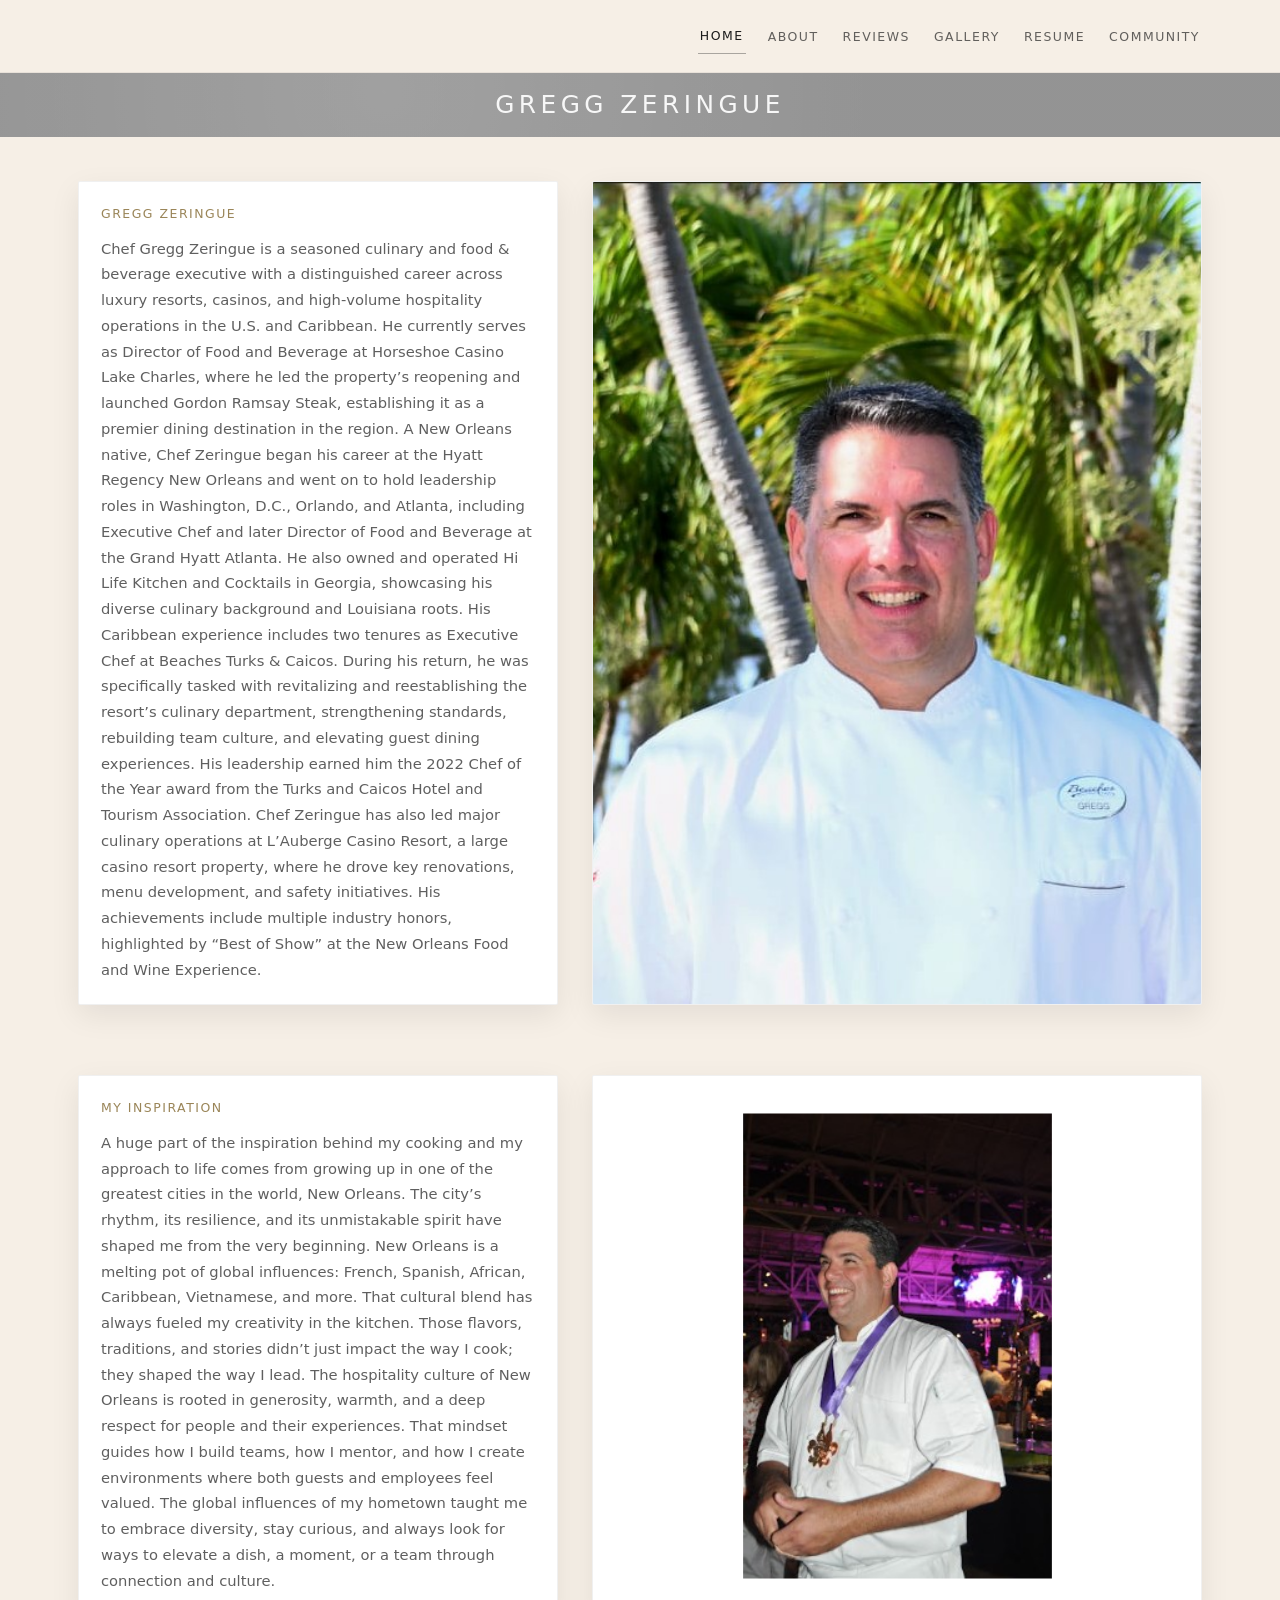
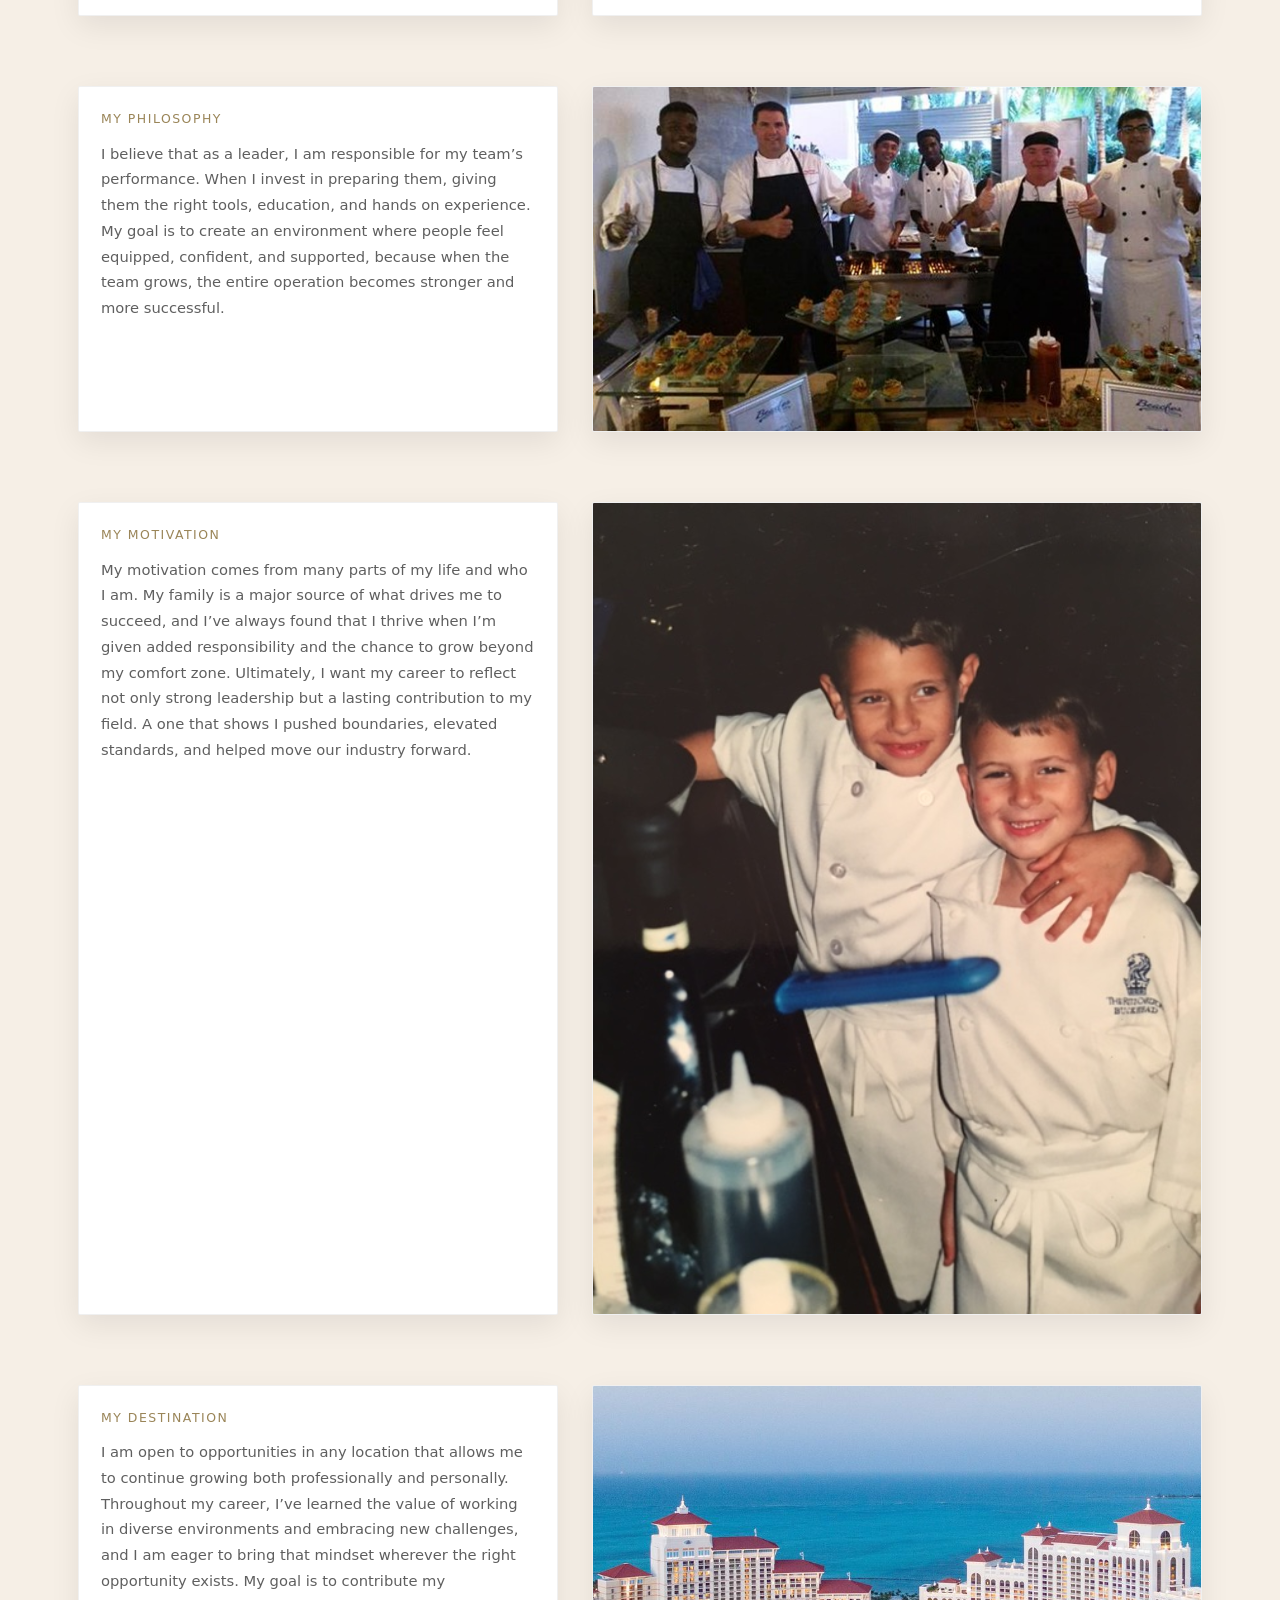
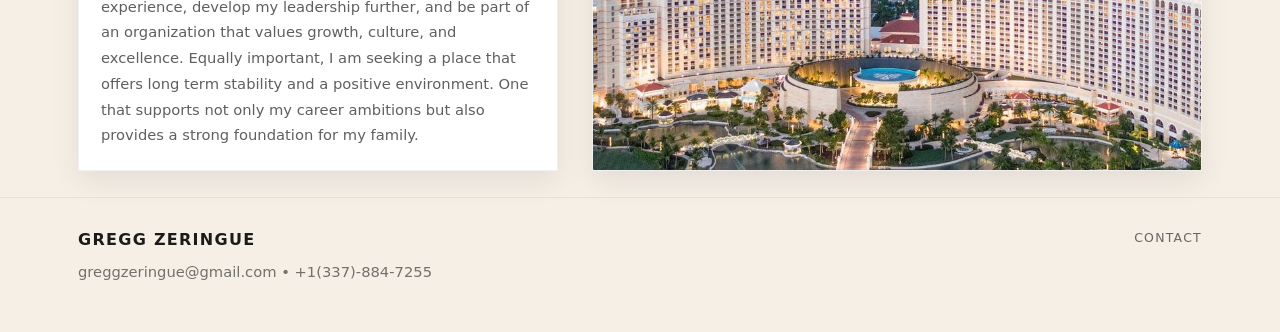
<file: index.html>
<!doctype html>
<html lang="en">
<head>
  <meta charset="utf-8" />
  <meta name="viewport" content="width=device-width, initial-scale=1" />
  <title>Gregg Zeringue | Home</title>
  <link rel="stylesheet" href="assets/style.css" />
</head>

<body>
  <header class="topbar" role="banner">
    <div class="topbar-inner">
      <a class="brand" href="index.html" aria-label="Home">
        <div class="logo" aria-hidden="true">
          <!-- Use an image logo if you want -->
          <!--img src="assets/images/logo.jpg" alt="Brand logo" class="logo-img"-->

        </div>
      </a>

      <button class="nav-toggle" type="button" aria-label="Open menu" aria-expanded="false" aria-controls="primaryNav">
        <span></span><span></span><span></span>
      </button>

      <nav id="primaryNav" class="nav" aria-label="Primary">
        <a href="index.html" class="navlink active" aria-current="page">Home</a>
        <a href="about.html" class="navlink">About</a>
        <a href="reviews.html" class="navlink">Reviews</a>
        <a href="gallery.html" class="navlink">Gallery</a>
        <a href="resume.html" class="navlink">Resume</a>
        <a href="community.html" class="navlink">Community</a>
      </nav>
    </div>
  </header>

  <main>
    <!-- HERO -->
    <section class="hero" aria-label="Hero">
      <div class="hero-media" role="img" aria-label="Hero image placeholder" >
        <div class="hero-overlay" >
          <h1 class="hero-title">GREGG ZERINGUE</h1>
        </div>
      </div>
    </section>

    <!-- FEATURE -->
    <section class="feature" aria-label="Feature section">
      <div class="wrap">
        <div class="feature-inner">
          <article class="feature-text card">
            <p class="eyebrow">Gregg Zeringue</p>
            <p class="feature-body">
Chef Gregg Zeringue is a seasoned culinary and food & beverage executive with a distinguished career across luxury resorts, casinos, and high‑volume hospitality operations in the U.S. and Caribbean. He currently serves as Director of Food and Beverage at Horseshoe Casino Lake Charles, where he led the property’s reopening and launched Gordon Ramsay Steak, establishing it as a premier dining destination in the region.
A New Orleans native, Chef Zeringue began his career at the Hyatt Regency New Orleans and went on to hold leadership roles in Washington, D.C., Orlando, and Atlanta, including Executive Chef and later Director of Food and Beverage at the Grand Hyatt Atlanta. He also owned and operated Hi Life Kitchen and Cocktails in Georgia, showcasing his diverse culinary background and Louisiana roots.
His Caribbean experience includes two tenures as Executive Chef at Beaches Turks & Caicos. During his return, he was specifically tasked with revitalizing and reestablishing the resort’s culinary department, strengthening standards, rebuilding team culture, and elevating guest dining experiences. His leadership earned him the 2022 Chef of the Year award from the Turks and Caicos Hotel and Tourism Association.
Chef Zeringue has also led major culinary operations at L’Auberge Casino Resort, a large casino resort property, where he drove key renovations, menu development, and safety initiatives. His achievements include multiple industry honors, highlighted by “Best of Show” at the New Orleans Food and Wine Experience.            </p>
          </article>

          <div class="feature-image card">
            <!-- Replace with your own image -->
            <img src="assets/images/GreggHeader.JPG" alt="Feature image" class="img-fill" />
          </div>
        </div>
      </div>
    </section>

    <section class="feature" aria-label="Feature section">
      <div class="wrap">
        <div class="feature-inner">
          <article class="feature-text card">
            <p class="eyebrow">My Inspiration</p>
            <p class="feature-body">

A huge part of the inspiration behind my cooking and my approach to life comes from growing up in one of the greatest cities in the world, New Orleans. The city’s rhythm, its resilience, and its unmistakable spirit have shaped me from the very beginning. New Orleans is a melting pot of global influences: French, Spanish, African, Caribbean, Vietnamese, and more. That cultural blend has always fueled my creativity in the kitchen.
Those flavors, traditions, and stories didn’t just impact the way I cook; they shaped the way I lead. The hospitality culture of New Orleans is rooted in generosity, warmth, and a deep respect for people and their experiences. That mindset guides how I build teams, how I mentor, and how I create environments where both guests and employees feel valued. The global influences of my hometown taught me to embrace diversity, stay curious, and always look for ways to elevate a dish, a moment, or a team through connection and culture.            </p>
          </article>

          <div class="feature-image card"
     style="display:flex; align-items:center; justify-content:center;">
  <img
    src="assets/images/Gregg 2.jpg"
    alt="Feature image"
    style="transform: scale(1.25); object-position: center 0%;"
  />
</div>

        </div>
      </div>
    </section>

    <section class="feature" aria-label="Feature section">
      <div class="wrap">
        <div class="feature-inner">
          <article class="feature-text card">
            <p class="eyebrow">My Philosophy</p>
            <p class="feature-body">
I believe that as a leader, I am responsible for my team’s performance. When I invest in preparing them, giving them the right tools, education, and hands on experience. My goal is to create an environment where people feel equipped, confident, and supported, because when the team grows, the entire operation becomes stronger and more successful.            </p>
          </article>

          <div class="feature-image card">
            <!-- Replace with your own image -->
            <img src="assets/images/Gregg_and_beaches_chef_team.jpg" alt="Feature image" class="img-fill" />
          </div>
        </div>
      </div>
    </section>

    <section class="feature" aria-label="Feature section">
      <div class="wrap">
        <div class="feature-inner">
          <article class="feature-text card">
            <p class="eyebrow">My Motivation</p>
            <p class="feature-body">
My motivation comes from many parts of my life and who I am. My family is a major source of what drives me to succeed, and I’ve always found that I thrive when I’m given added responsibility and the chance to grow beyond my comfort zone. Ultimately, I want my career to reflect not only strong leadership but a lasting contribution to my field. A one that shows I pushed boundaries, elevated standards, and helped move our industry forward.          </article>

          <div class="feature-image card">
            <!-- Replace with your own image -->
            <img src="assets/images/Gage_and_Gard_1.JPG" alt="Feature image" class="img-fill" />
          </div>
        </div>
      </div>
    </section>

    <section class="feature" aria-label="Feature section">
      <div class="wrap">
        <div class="feature-inner">
          <article class="feature-text card">
            <p class="eyebrow">My Destination</p>
            <p class="feature-body">
I am open to opportunities in any location that allows me to continue growing both professionally and personally. Throughout my career, I’ve learned the value of working in diverse environments and embracing new challenges, and I am eager to bring that mindset wherever the right opportunity exists. My goal is to contribute my experience, develop my leadership further, and be part of an organization that values growth, culture, and excellence. Equally important, I am seeking a place that offers long term stability and a positive environment. One that supports not only my career ambitions but also provides a strong foundation for my family. </article> 
          <div class="feature-image card">
            <!-- Replace with your own image -->
            <img src="assets/images/bahaMar_1.jpg" alt="Feature image" class="img-fill" />
          </div>
        </div>
      </div>
    </section>
    <footer class="footer" role="contentinfo">
      <div class="wrap footer-inner">
        <div class="footer-left">
          <div class="footer-brand">GREGG ZERINGUE</div>
          <div class="footer-muted">greggzeringue@gmail.com • +1(337)-884-7255</div>
        </div>
        <div class="footer-right">
          <a href="#"></a>
          <a href="#"></a>
          <a href="contact.html">Contact</a>
        </div>
      </div>
    </footer>
  </main>

  <script src="assets/app.js"></script>
</body>
</html>
</file>
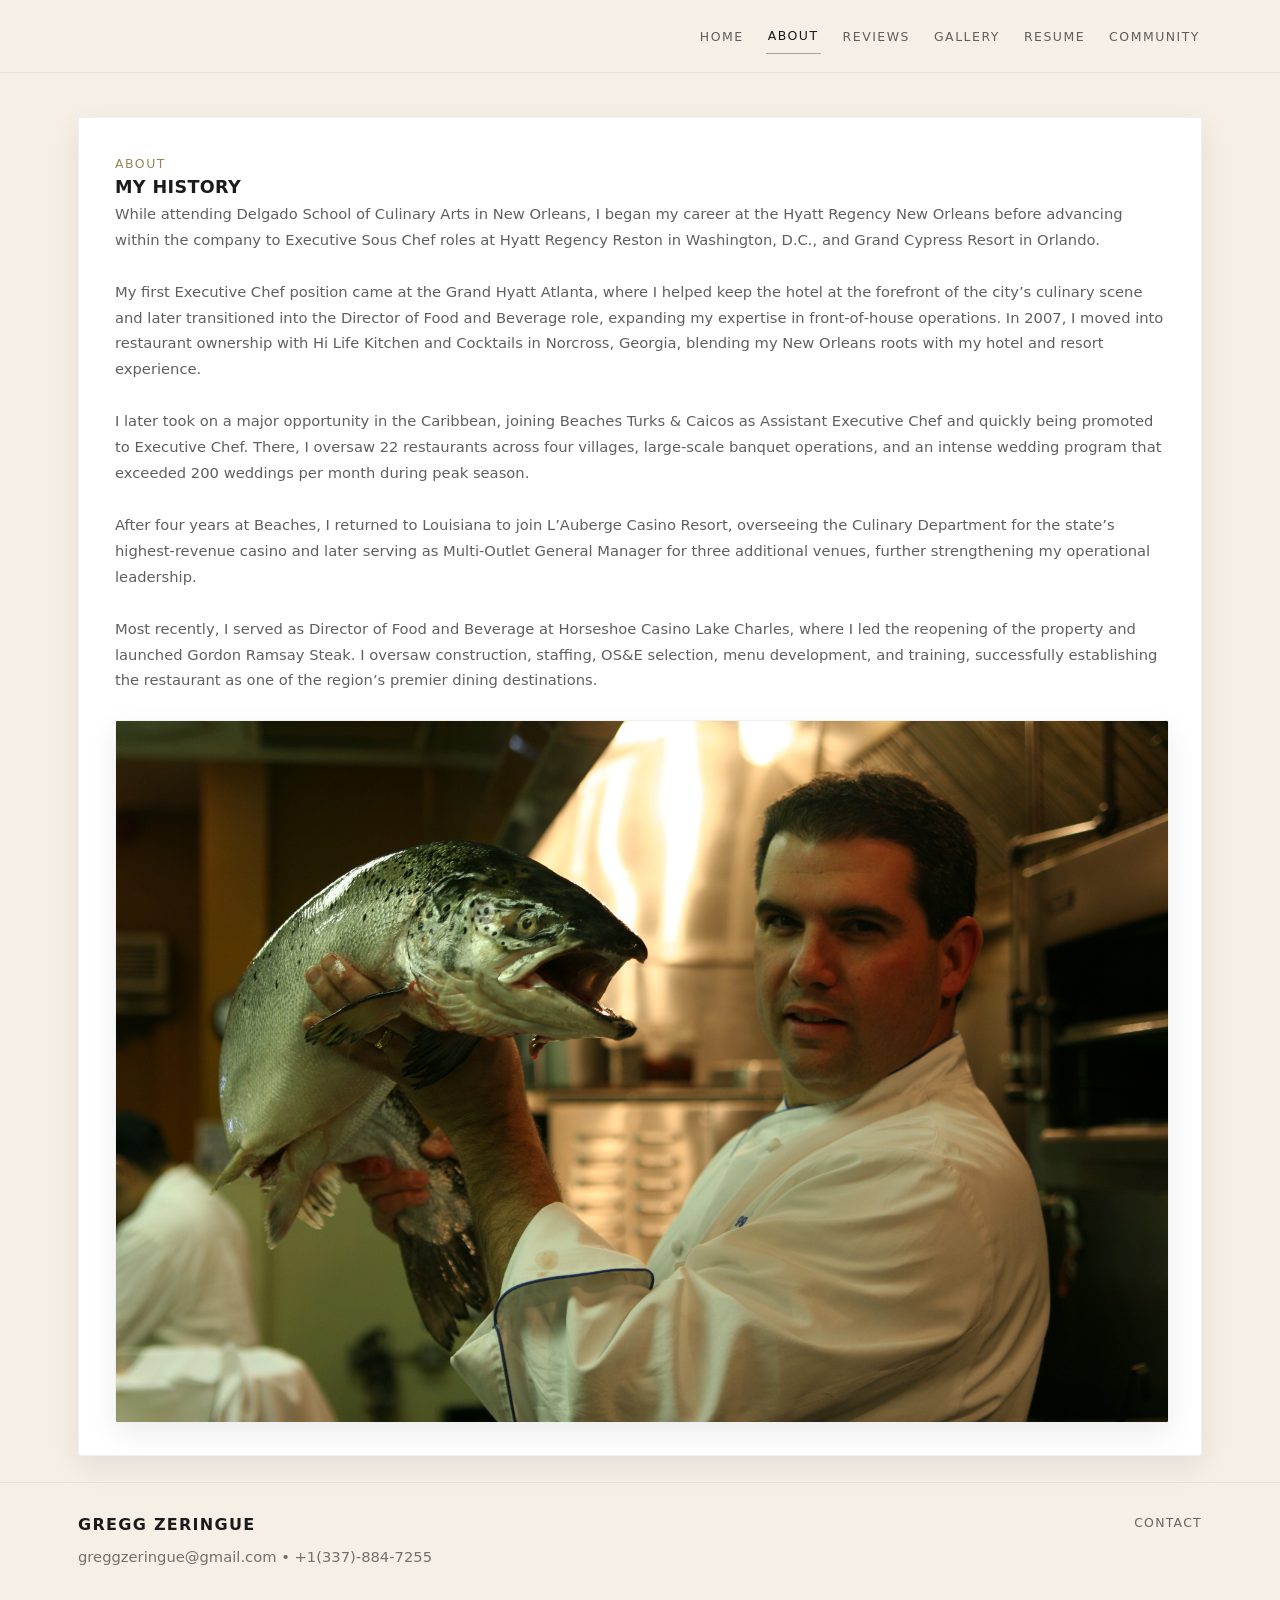
<file: about.html>
<!doctype html>
<html lang="en">
<head>
  <meta charset="utf-8" />
  <meta name="viewport" content="width=device-width, initial-scale=1" />
  <title>Gregg Zeringue | About</title>
  <link rel="stylesheet" href="assets/style.css" />
</head>

<body>
  <header class="topbar" role="banner">
    <div class="topbar-inner">
      <a class="brand" href="index.html" aria-label="Home">
        <div class="logo" aria-hidden="true">
          
        </div>
      </a>

      <button class="nav-toggle" type="button" aria-label="Open menu" aria-expanded="false" aria-controls="primaryNav">
        <span></span><span></span><span></span>
      </button>

      <nav id="primaryNav" class="nav" aria-label="Primary">
        <a href="index.html" class="navlink">Home</a>
        <a href="about.html" class="navlink active" aria-current="page">About</a>
        <a href="reviews.html" class="navlink">Reviews</a>
        <a href="gallery.html" class="navlink">Gallery</a>
        <a href="resume.html" class="navlink">Resume</a>
        <a href="community.html" class="navlink">Community</a>

      </nav>
    </div>
  </header>

  <main>
    <section class="feature" aria-label="About content">
      <div class="wrap">
        <div class="card inset">
          <p class="eyebrow">ABOUT</p>
          <h2 class="feature-title">MY HISTORY</h2>
          <p class="feature-body" style="margin-bottom: 1.8em;">
While attending Delgado School of Culinary Arts in New Orleans, I began my career at the Hyatt Regency New Orleans before advancing within the company to Executive Sous Chef roles at Hyatt Regency Reston in Washington, D.C., and Grand Cypress Resort in Orlando.          </p>
          <p class="feature-body" style="margin-bottom: 1.8em;">
My first Executive Chef position came at the Grand Hyatt Atlanta, where I helped keep the hotel at the forefront of the city’s culinary scene and later transitioned into the Director of Food and Beverage role, expanding my expertise in front‑of‑house operations. In 2007, I moved into restaurant ownership with Hi Life Kitchen and Cocktails in Norcross, Georgia, blending my New Orleans roots with my hotel and resort experience.          </p>
          <p class="feature-body" style="margin-bottom: 1.8em;">
I later took on a major opportunity in the Caribbean, joining Beaches Turks & Caicos as Assistant Executive Chef and quickly being promoted to Executive Chef. There, I oversaw 22 restaurants across four villages, large‑scale banquet operations, and an intense wedding program that exceeded 200 weddings per month during peak season.          </p>
        <p class="feature-body" style="margin-bottom: 1.8em;">
After four years at Beaches, I returned to Louisiana to join L’Auberge Casino Resort, overseeing the Culinary Department for the state’s highest‑revenue casino and later serving as Multi‑Outlet General Manager for three additional venues, further strengthening my operational leadership.          
        <p class="feature-body" style="margin-bottom: 1.8em;">
Most recently, I served as Director of Food and Beverage at Horseshoe Casino Lake Charles, where I led the reopening of the property and launched Gordon Ramsay Steak. I oversaw construction, staffing, OS&E selection, menu development, and training, successfully establishing the restaurant as one of the region’s premier dining destinations.        
        
        <div class="feature-image card">
            <!-- Replace with your own image -->
            <img src="assets/images/GreggFish.JPG" alt="Feature image" class="img-fill" />
          </div>

        
        </div>
      </div>
    </section>
</div>


    <footer class="footer" role="contentinfo">
      <div class="wrap footer-inner">
        <div class="footer-left">
          <div class="footer-brand">GREGG ZERINGUE</div>
          <div class="footer-muted">greggzeringue@gmail.com • +1(337)-884-7255</div>
        </div>
        <div class="footer-right">
          <a href="#"></a>
          <a href="#"></a>
          <a href="contact.html">Contact</a>
        </div>
      </div>
    </footer>
  </main>

  <script src="assets/app.js"></script>
</body>
</html>
</file>
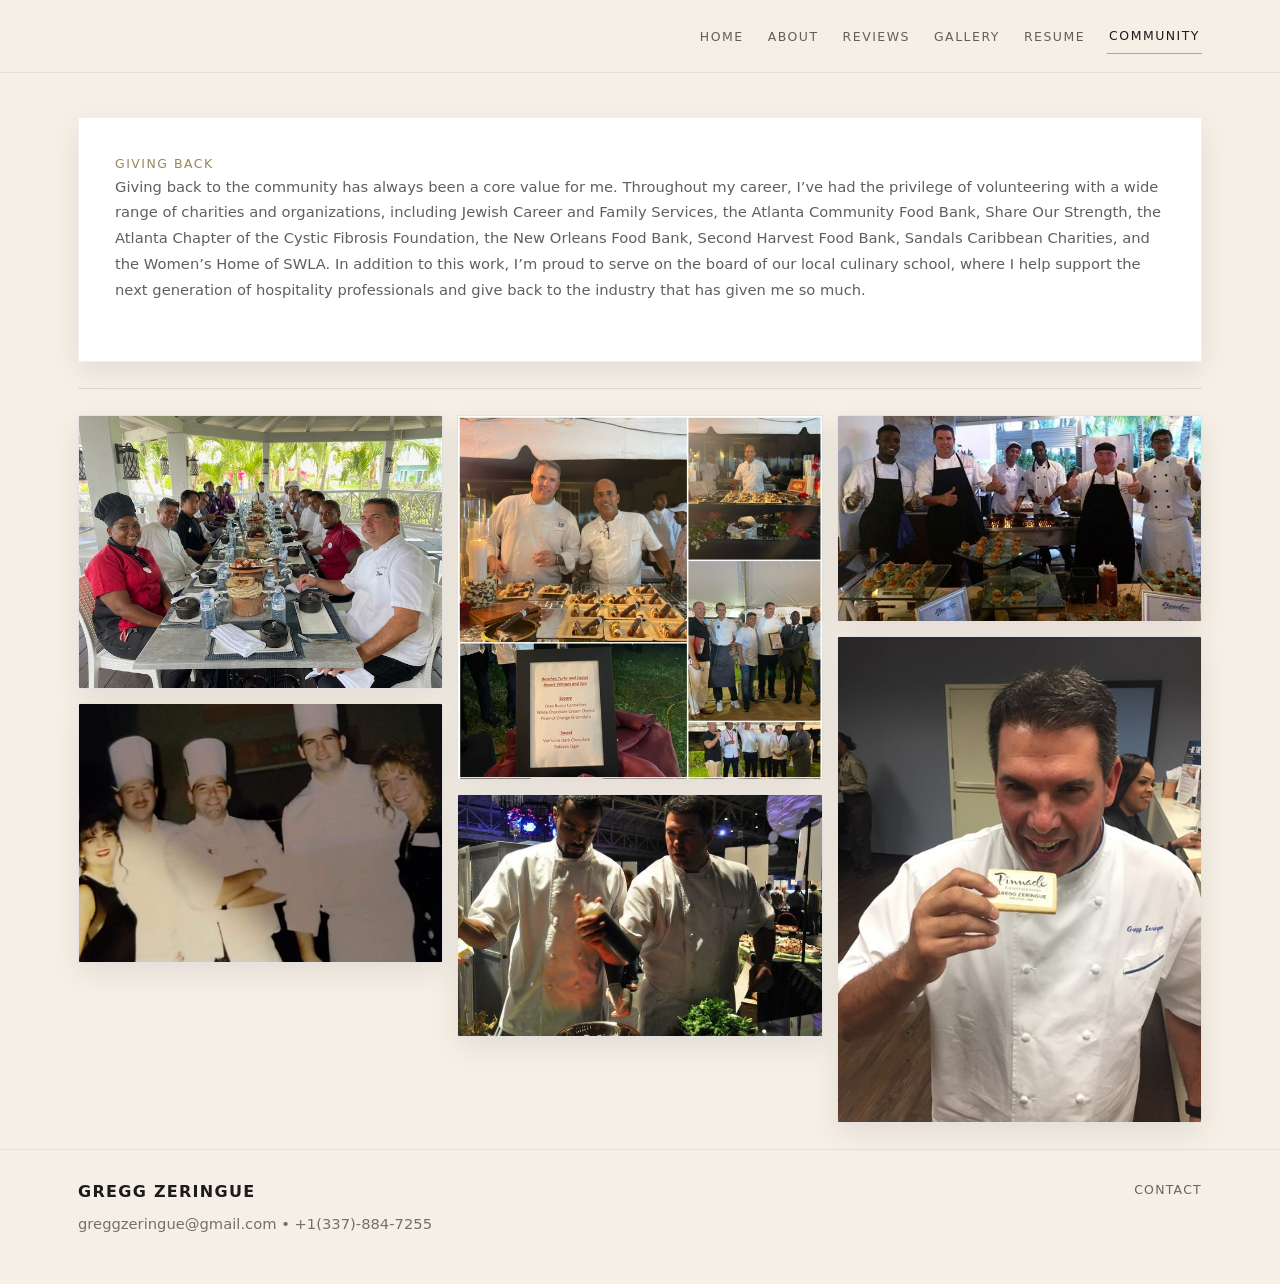
<file: community.html>
<!doctype html>
<html lang="en">
<head>
  <meta charset="utf-8" />
  <meta name="viewport" content="width=device-width, initial-scale=1" />
  <title>Gregg Zeringue | About</title>
  <link rel="stylesheet" href="assets/style.css" />
</head>

<body>
  <header class="topbar" role="banner">
    <div class="topbar-inner">
      <a class="brand" href="index.html" aria-label="Home">
        <div class="logo" aria-hidden="true">
          
        </div>
      </a>

      <button class="nav-toggle" type="button" aria-label="Open menu" aria-expanded="false" aria-controls="primaryNav">
        <span></span><span></span><span></span>
      </button>

      <nav id="primaryNav" class="nav" aria-label="Primary">
        <a href="index.html" class="navlink">Home</a>
        <a href="about.html" class="navlink" aria-current="page">About</a>
        <a href="reviews.html" class="navlink">Reviews</a>
        <a href="gallery.html" class="navlink">Gallery</a>
        <a href="resume.html" class="navlink">Resume</a>
        <a href="community.html" class="navlink active">Community</a>

      </nav>
    </div>
  </header>

  <main>
    <section class="feature" aria-label="About content">
      <div class="wrap">
        <div class="card inset">
          <p class="eyebrow">GIVING BACK</p>
          <p class="feature-body" style="margin-bottom: 1.8em;">
Giving back to the community has always been a core value for me. Throughout my career, I’ve had the privilege of volunteering with a wide range of charities and organizations, including Jewish Career and Family Services, the Atlanta Community Food Bank, Share Our Strength, the Atlanta Chapter of the Cystic Fibrosis Foundation, the New Orleans Food Bank, Second Harvest Food Bank, Sandals Caribbean Charities, and the Women’s Home of SWLA. In addition to this work, I’m proud to serve on the board of our local culinary school, where I help support the next generation of hospitality professionals and give back to the industry that has given me so much.
          </p>  

        <!-- SECTION 1 -->
   

    </div>
      <hr class="masonry-divider" />

        <!-- SECTION 1 -->

           <div class="masonry masonry-3">
              <figure class="masonry-item">
                <img src="assets/images/coworkers2.jpeg" alt="Section one image 1" loading="lazy" data-lightbox/>
              </figure>
              <figure class="masonry-item">
                <img src="assets/images/coworkers4.JPG" alt="Section one image 2" loading="lazy" data-lightbox/>
              </figure>
              <figure class="masonry-item">
                <img src="assets/images/coworkers1.JPG" alt="Section one image 3" loading="lazy" data-lightbox/>
              </figure>
              <figure class="masonry-item">
                <img src="assets/images/coworkers3.JPG" alt="Section one image 4" loading="lazy" data-lightbox/>
              </figure>
              <figure class="masonry-item">
                <img src="assets/images/Gregg_and_beaches_chef_team.jpg" alt="Section one image 5" loading="lazy" data-lightbox/>
              </figure>
              <figure class="masonry-item">
                <img src="assets/images/Gregg_4.jpg" alt="Section one image 6" loading="lazy" data-lightbox/>
              </figure>
            </div>

      </div>
    </section>
</div>


    <footer class="footer" role="contentinfo">
      <div class="wrap footer-inner">
        <div class="footer-left">
          <div class="footer-brand">GREGG ZERINGUE</div>
          <div class="footer-muted">greggzeringue@gmail.com • +1(337)-884-7255</div>
        </div>
        <div class="footer-right">
          <a href="#"></a>
          <a href="#"></a>
          <a href="contact.html">Contact</a>
        </div>
      </div>
    </footer>
  </main>

  <script src="assets/app.js"></script>
</body>
</html>
</file>
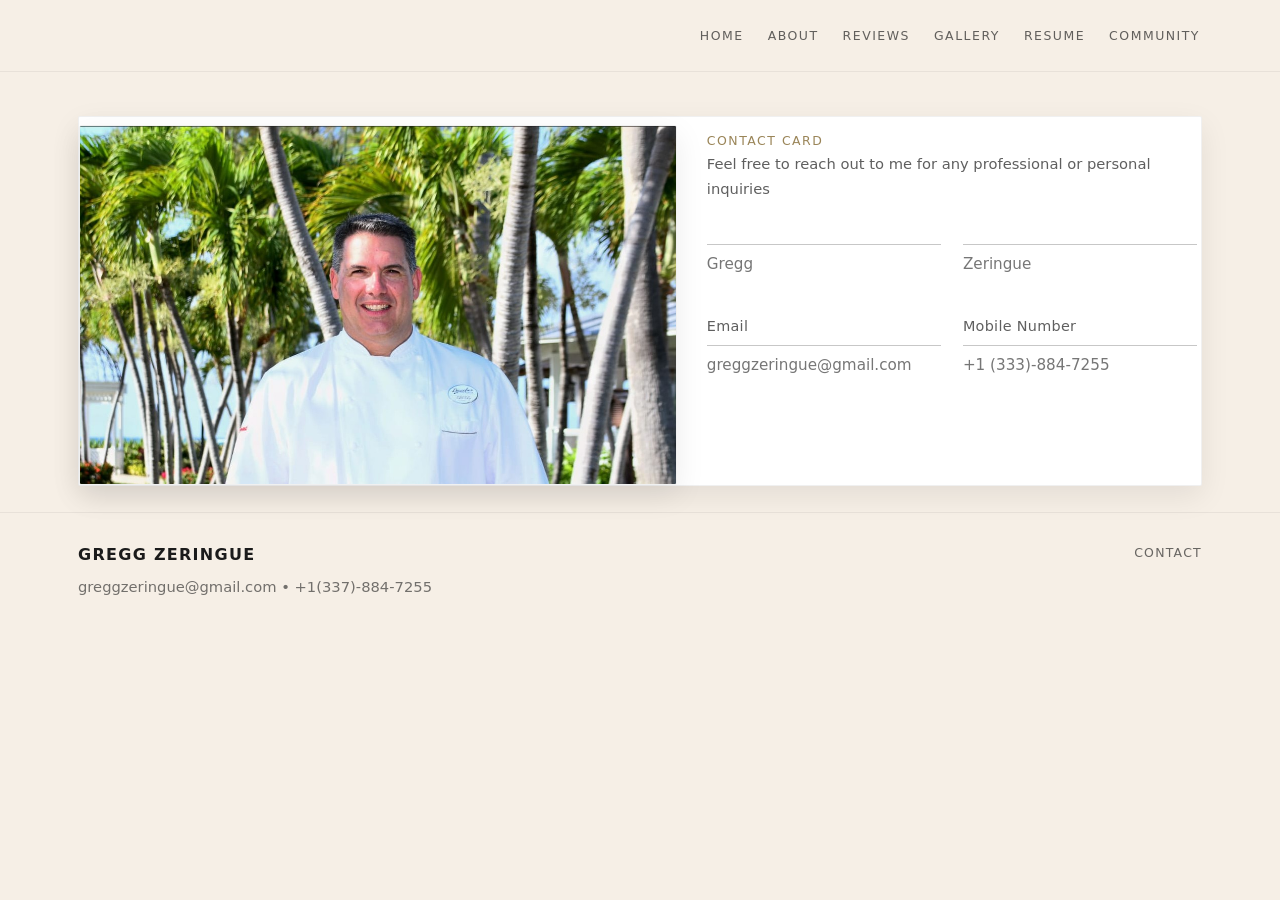
<file: contact.html>
<!doctype html>
<html lang="en">
<head>
  <meta charset="utf-8" />
  <meta name="viewport" content="width=device-width, initial-scale=1" />
  <title>Gregg Zeringue | Contact</title>
  <link rel="stylesheet" href="assets/style.css" />
</head>

<body>
  <!-- ================= HEADER ================= -->
  <header class="topbar" role="banner">
    <div class="topbar-inner">
      <a class="brand" href="index.html" aria-label="Home">
        <div class="logo" aria-hidden="true">
          
        </div>
      </a>

      <button class="nav-toggle" type="button"
        aria-label="Open menu"
        aria-expanded="false"
        aria-controls="primaryNav">
        <span></span><span></span><span></span>
      </button>

      <nav id="primaryNav" class="nav" aria-label="Primary">
        <a href="index.html" class="navlink">Home</a>
        <a href="about.html" class="navlink">About</a>
        <a href="reviews.html" class="navlink">Reviews</a>
        <a href="gallery.html" class="navlink">Gallery</a>
        <a href="resume.html" class="navlink">Resume</a>
        <a href="community.html" class="navlink">Community</a>

      </nav>
    </div>
  </header>

  <!-- ================= MAIN ================= -->
  <main>
    <section class="feature" aria-label="Contact">
      <div class="wrap">
        <div class="card section-card">

          <div class="contact-layout">
            <!-- LEFT IMAGE -->
            <div class="contact-image" role="img" aria-label="Contact image placeholder">
              <img
                src="assets/images/GreggHeader.JPG"
                alt="Contact image"
                class="contact-img"
                loading="lazy"
              />
            </div>

            <!-- RIGHT CONTENT -->
            <div class="contact-content">
              <p class="eyebrow">CONTACT CARD</p>

              <p class="feature-body">
                Feel free to reach out to me for any professional or personal inquiries
              </p>

              <!-- “Fake form” with text rows -->
              <div class="fake-form" aria-label="Contact details placeholders">
                <div class="fake-row two-col">
                  

                <div class="fake-row">
                  <div class="fake-field">
                    <div class="fake-label"></div>
                    <div class="fake-line"></div>
                    <div class="fake-value">Gregg</div>
                  </div>
                </div>

                <div class="fake-row">
                  <div class="fake-field">
                    <div class="fake-label"></div>
                    <div class="fake-line"></div>
                    <div class="fake-value">Zeringue</div>
                  </div>
                </div>

                <div class="fake-row">
                  <div class="fake-field">
                    <div class="fake-label">Email</div>
                    <div class="fake-line"></div>
                    <div class="fake-value">greggzeringue@gmail.com</div>
                  </div>
                </div>

                <div class="fake-row">
                  <div class="fake-field">
                    <div class="fake-label">Mobile Number</div>
                    <div class="fake-line"></div>
                    <div class="fake-value">+1 (333)-884-7255</div>
                  </div>
                </div>

              </div>
            </div>
          </div>

        </div>
      </div>
    </section>

    <!-- ================= FOOTER ================= -->
    <footer class="footer" role="contentinfo">
      <div class="wrap footer-inner">
        <div class="footer-left">
          <div class="footer-brand">GREGG ZERINGUE</div>
          <div class="footer-muted">greggzeringue@gmail.com • +1(337)-884-7255</div>
        </div>
        <div class="footer-right">
          <a href="#"></a>
          <a href="#"></a>
          <a href="contact.html">Contact</a>
        </div>
      </div>
    </footer>
  </main>

  <script src="assets/app.js"></script>
</body>
</html>
</file>
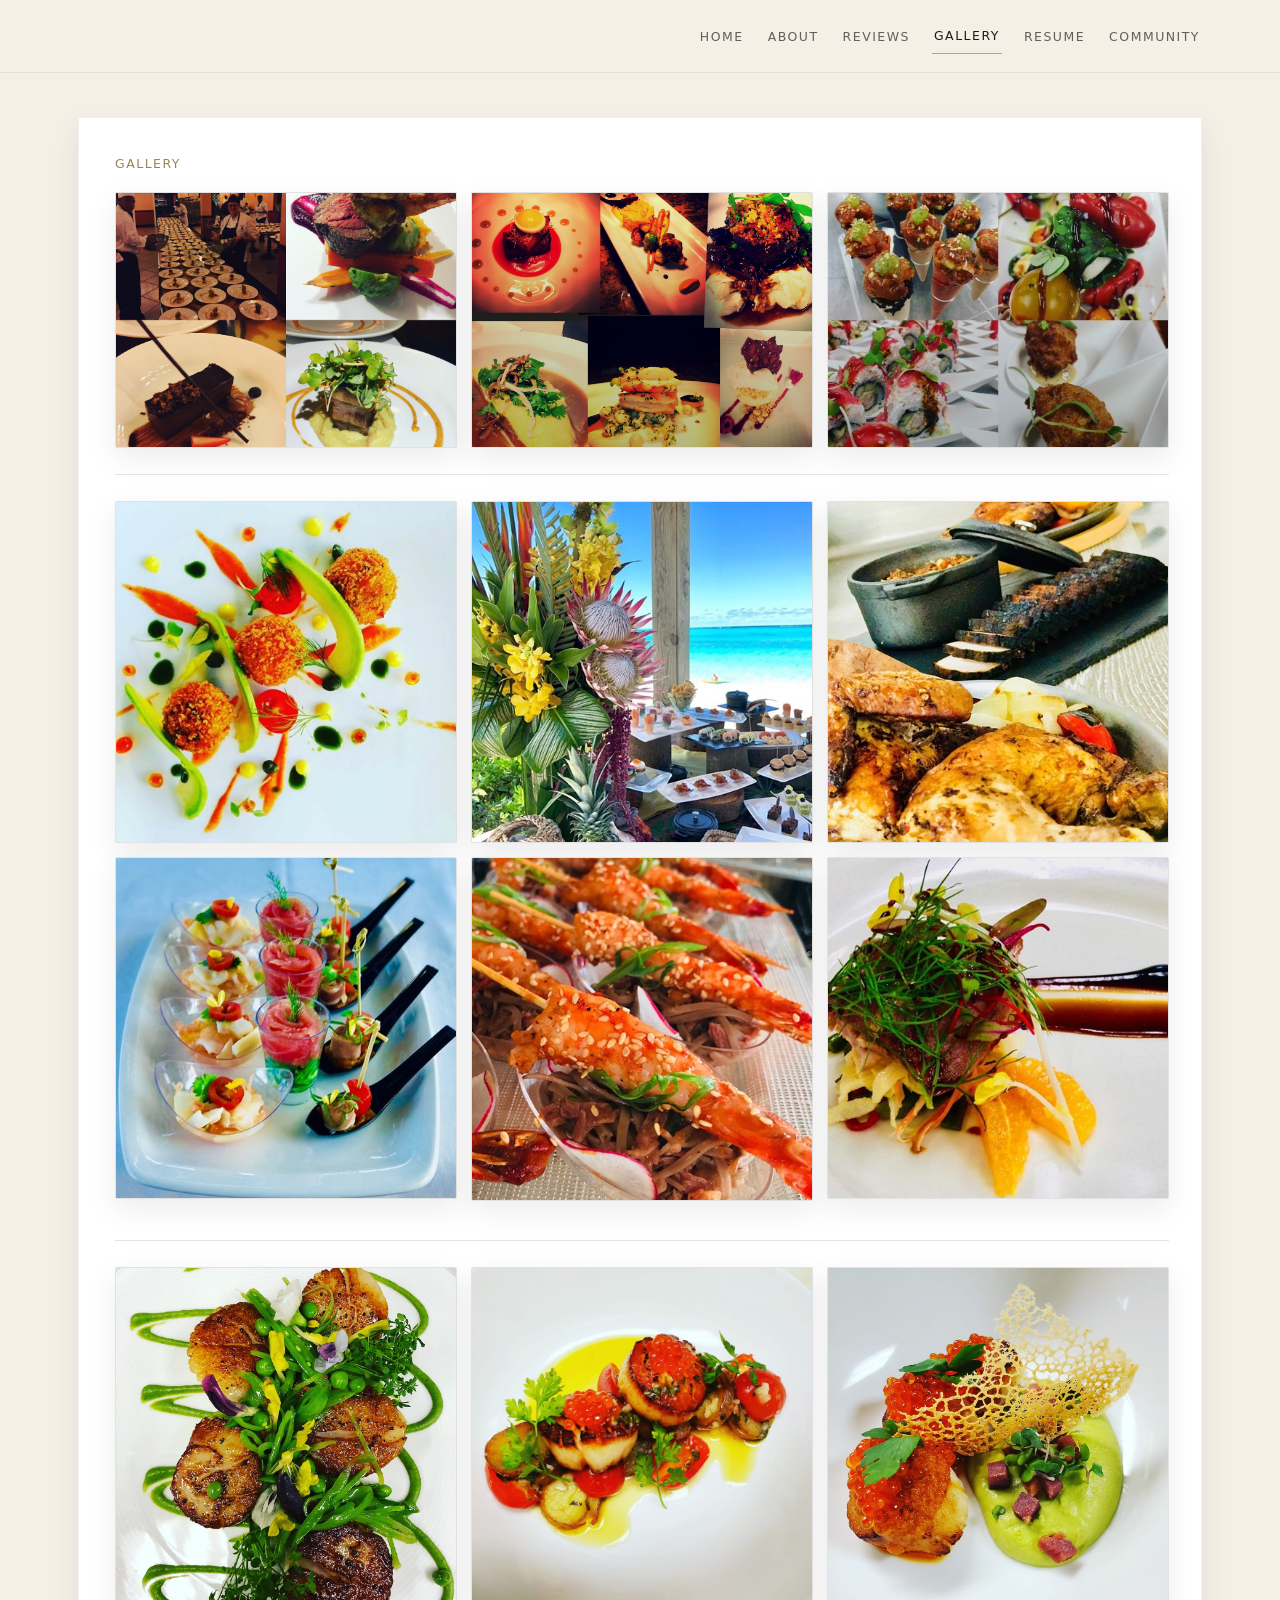
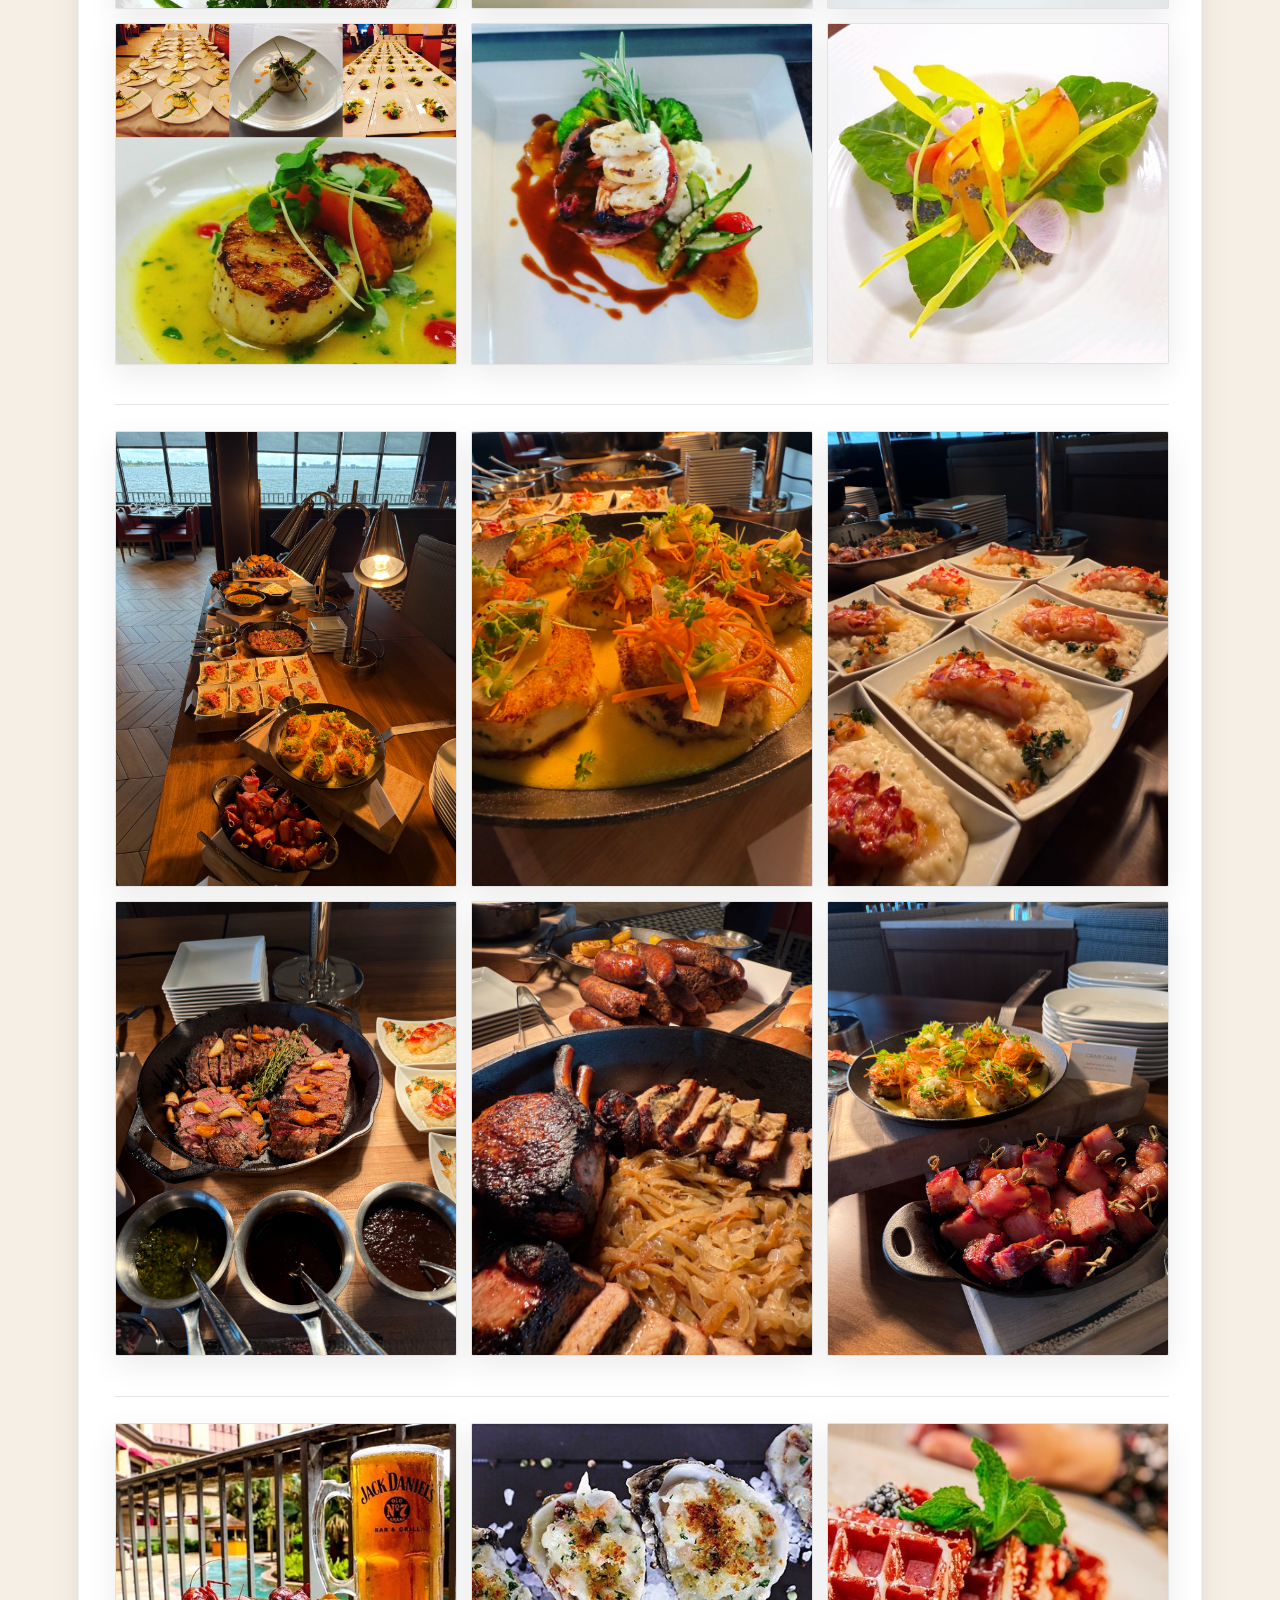
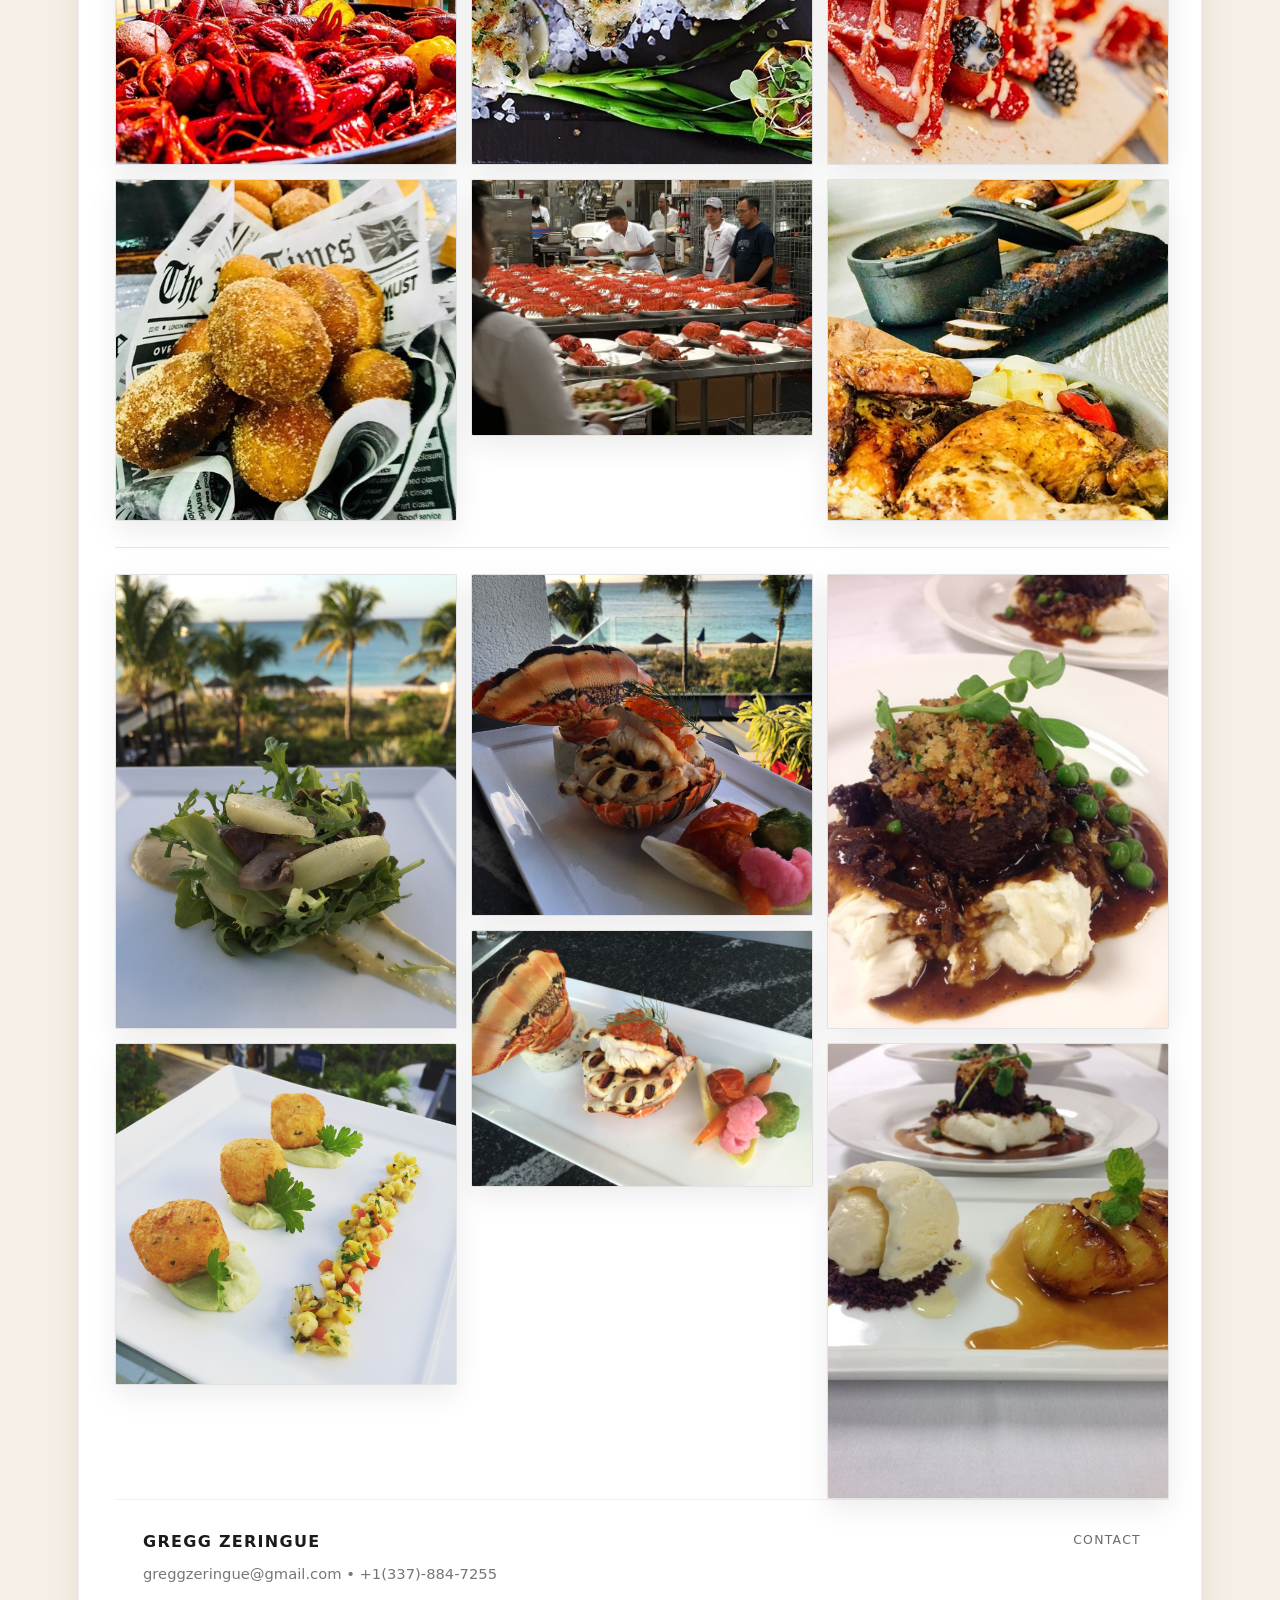
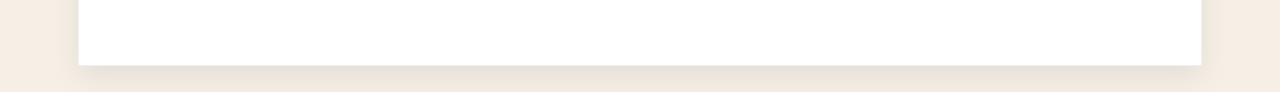
<file: gallery.html>
<!doctype html>
<html lang="en">
<head>
  <meta charset="utf-8" />
  <meta name="viewport" content="width=device-width, initial-scale=1" />
  <title>Gregg Zeringue | Gallery</title>

  <!-- Shared stylesheet -->
  <link rel="stylesheet" href="assets/style.css" />
</head>

<!-- ================= LIGHTBOX (Gallery only) ================= -->
<div class="lightbox" id="lightbox" hidden>
  <div class="lightbox-backdrop" data-lb-close></div>

  <div class="lightbox-dialog" role="dialog" aria-modal="true" aria-label="Image viewer">
    <button class="lightbox-close" type="button" aria-label="Close" data-lb-close>✕</button>

    <button class="lightbox-nav prev" type="button" aria-label="Previous image" data-lb-prev>‹</button>
    <img class="lightbox-img" id="lightboxImg" alt="" />
    <button class="lightbox-nav next" type="button" aria-label="Next image" data-lb-next>›</button>

    <div class="lightbox-caption" id="lightboxCaption"></div>
  </div>
</div>


<body>
  <!-- ================= HEADER ================= -->
  <header class="topbar" role="banner">
    <div class="topbar-inner">
      <a class="brand" href="index.html" aria-label="Home">
        <div class="logo" aria-hidden="true">
          
        </div>
      </a>

      <button class="nav-toggle" type="button"
        aria-label="Open menu"
        aria-expanded="false"
        aria-controls="primaryNav">
        <span></span><span></span><span></span>
      </button>

      <nav id="primaryNav" class="nav" aria-label="Primary">
        <a href="index.html" class="navlink">Home</a>
        <a href="about.html" class="navlink">About</a>
        <a href="reviews.html" class="navlink">Reviews</a>
        <a href="gallery.html" class="navlink active" aria-current="page">Gallery</a>
        <a href="resume.html" class="navlink">Resume</a>
        <a href="community.html" class="navlink">Community</a>

      </nav>
    </div>
  </header>

  <!-- ================= MAIN ================= -->
   
  <main>
    <section class="feature" aria-label="Gallery">
      <div class="wrap">
        <div class="card inset">

          
          <p class="eyebrow">GALLERY</p>
        

          <!-- ========== TOP COLLAGE ROW ========== -->
          <div class="collage-row" aria-label="Top collages">
            <a class="collage-card" href="#section-one">
              <img src="assets/images/collage1.jpg" loading="lazy" data-lightbox  />
            </a>

            <a class="collage-card" href="#section-two">
              <img src="assets/images/collage2.jpg" loading="lazy" data-lightbox  />
              <div class="collage-overlay">
              </div>
            </a>

            <a class="collage-card" href="#section-three">
              <img src="assets/images/collage3.JPG" loading="lazy" data-lightbox  />
              <div class="collage-overlay">
              </div>
            </a>
          </div>

        <hr class="masonry-divider" />

          <div class="masonry-block">

            <div class="masonry masonry-3">
              <figure class="masonry-item">
                <img src="assets/images/food007.jpg" alt="" loading="lazy" data-lightbox/>
              </figure>
              <figure class="masonry-item">
                <img src="assets/images/food008.jpg" alt="" loading="lazy" data-lightbox/>
              </figure>
              <figure class="masonry-item">
                <img src="assets/images/food009.jpg" alt="" loading="lazy" data-lightbox/>
              </figure>
              <figure class="masonry-item">
                <img src="assets/images/food0010.jpg" alt="" loading="lazy" data-lightbox/>
              </figure>
              <figure class="masonry-item">
                <img src="assets/images/food0011.jpg" alt="" loading="lazy" data-lightbox/>
              </figure>
              <figure class="masonry-item">
                <img src="assets/images/food0012.jpg" alt="" loading="lazy" data-lightbox/>
              </figure>
            </div>
          </div>

          <hr class="masonry-divider" />
          <!-- SECTION 1 -->

                  <div class="masonry-block">

            <div class="masonry masonry-3">
              <figure class="masonry-item">
                <img src="assets/images/food001.JPG" alt="" loading="lazy" data-lightbox/>
              </figure>
              <figure class="masonry-item">
                <img src="assets/images/food002.JPG" alt="" loading="lazy" data-lightbox/>
              </figure>
              <figure class="masonry-item">
                <img src="assets/images/food003.JPG" alt="" loading="lazy" data-lightbox/>
              </figure>
              <figure class="masonry-item">
                <img src="assets/images/food004.JPG" alt="" loading="lazy" data-lightbox/>
              </figure>
              <figure class="masonry-item">
                <img src="assets/images/food005.jpg" alt="" loading="lazy" data-lightbox/>
              </figure>
              <figure class="masonry-item">
                <img src="assets/images/food006.jpg" alt="" loading="lazy" data-lightbox/>
              </figure>
            </div>
          </div>
          
          <hr class="masonry-divider" />

          <div class="masonry-block">

            <div class="masonry masonry-3">
              <figure class="masonry-item">
                <img src="assets/images/food1.jpeg" alt="" loading="lazy" data-lightbox/>
              </figure>
              <figure class="masonry-item">
                <img src="assets/images/food2.jpeg" alt="" loading="lazy" data-lightbox/>
              </figure>
              <figure class="masonry-item">
                <img src="assets/images/food3.jpeg" alt="" loading="lazy" data-lightbox/>
              </figure>
              <figure class="masonry-item">
                <img src="assets/images/food4.jpeg" alt="" loading="lazy" data-lightbox/>
              </figure>
              <figure class="masonry-item">
                <img src="assets/images/food5.jpeg" alt="" loading="lazy" data-lightbox/>
              </figure>
              <figure class="masonry-item">
                <img src="assets/images/food6.jpeg" alt="" loading="lazy" data-lightbox/>
              </figure>
            </div>
          </div>

          <hr class="masonry-divider" />

          <!-- SECTION 2 -->
          <div class="masonry-block">

            <div class="masonry masonry-3">
              <figure class="masonry-item">
                <img src="assets/images/Food_33.jpg" alt="" loading="lazy" data-lightbox/>
              </figure>
              <figure class="masonry-item">
                <img src="assets/images/Food_37.jpg" alt="" loading="lazy" data-lightbox/>
              </figure>
              <figure class="masonry-item">
                <img src="assets/images/Food_29.jpg" alt="" loading="lazy" data-lightbox/>
              </figure>
              <figure class="masonry-item">
                <img src="assets/images/Food_21.jpg" alt="" loading="lazy" data-lightbox/>
              </figure>
              <figure class="masonry-item">
                <img src="assets/images/Food_35.jpg" alt="" loading="lazy" data-lightbox/>
              </figure>
              <figure class="masonry-item">
                <img src="assets/images/Food_39.jpg" alt="" loading="lazy" data-lightbox/>
              </figure>
            </div>
          </div>

          <hr class="masonry-divider" />

          <!-- SECTION 3 -->
          <div class="masonry-block">

            <div class="masonry masonry-3">
              <figure class="masonry-item">
                <img src="assets/images/turksFood5.jpg" alt="" loading="lazy" data-lightbox/>
              </figure>
              <figure class="masonry-item">
                <img src="assets/images/turksFood6.jpg" alt="" loading="lazy" data-lightbox/>
              </figure>
              <figure class="masonry-item">
                <img src="assets/images/turksFood2.jpg" alt="" loading="lazy" data-lightbox/>
              </figure>
              <figure class="masonry-item">
                <img src="assets/images/turksFood1.jpg" alt="" loading="lazy" data-lightbox/>
              </figure>
              <figure class="masonry-item">
                <img src="assets/images/turksFood3.jpg" alt="" loading="lazy" data-lightbox/>
              </figure>
              <figure class="masonry-item">
                <img src="assets/images/turksFood4.jpg" alt="" loading="lazy" data-lightbox/>
              </figure>
            </div>
          </div>

    <!-- ================= FOOTER ================= -->
    <footer class="footer" role="contentinfo">
      <div class="wrap footer-inner">
        <div class="footer-left">
          <div class="footer-brand">GREGG ZERINGUE</div>
          <div class="footer-muted">greggzeringue@gmail.com • +1(337)-884-7255</div>
        </div>
        <div class="footer-right">
          <a href="#"></a>
          <a href="#"></a>
          <a href="contact.html">Contact</a>
        </div>
      </div>
    </footer>
  </main>

  <!-- Shared JS -->
  <script src="assets/app.js"></script>
  <script src="assets/lightbox.js"></script>
</body>
</html>
</file>
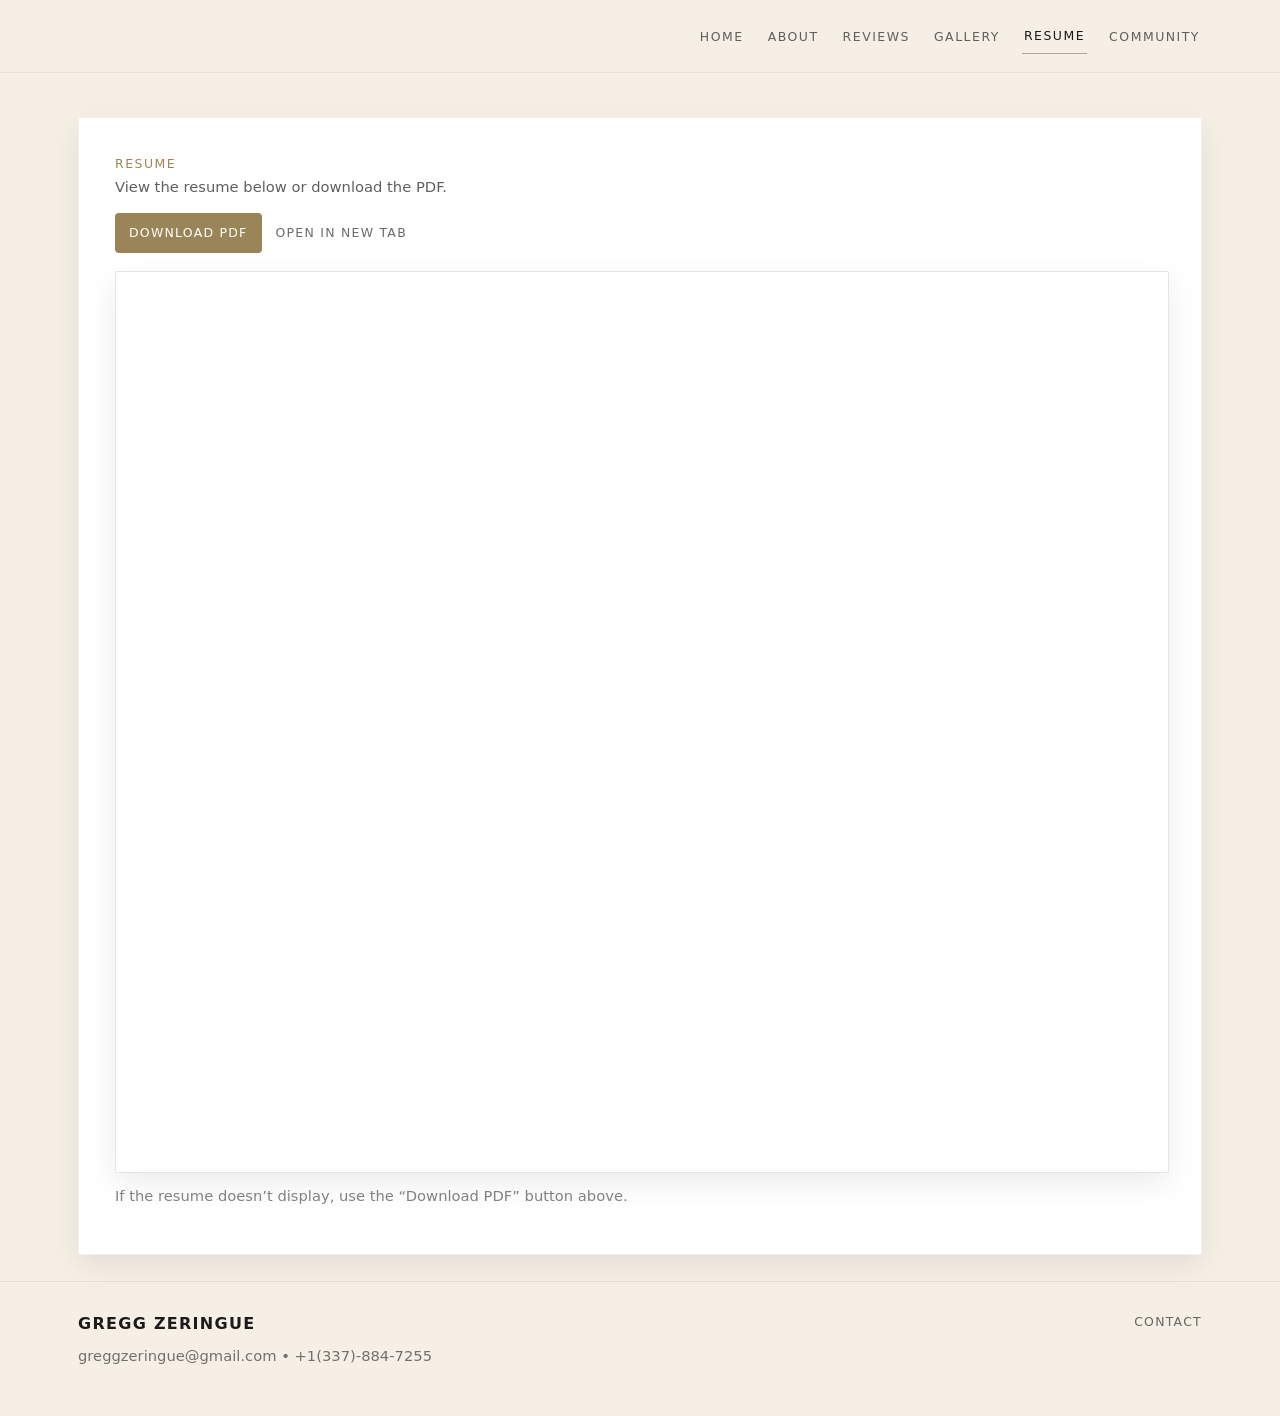
<file: resume.html>
<!doctype html>
<html lang="en">
<head>
  <meta charset="utf-8" />
  <meta name="viewport" content="width=device-width, initial-scale=1" />
  <title>Gregg Zeringue | Resume</title>
  <link rel="stylesheet" href="assets/style.css" />
</head>

<body>
  <header class="topbar" role="banner">
    <div class="topbar-inner">
      <a class="brand" href="index.html" aria-label="Home">
        <div class="logo" aria-hidden="true">
          
        </div>
      </a>

      <button class="nav-toggle" type="button" aria-label="Open menu" aria-expanded="false" aria-controls="primaryNav">
        <span></span><span></span><span></span>
      </button>

      <nav id="primaryNav" class="nav" aria-label="Primary">
        <a href="index.html" class="navlink">Home</a>
        <a href="about.html" class="navlink">About</a>
        <a href="reviews.html" class="navlink">Reviews</a>
        <a href="gallery.html" class="navlink">Gallery</a>
        <a href="resume.html" class="navlink active" aria-current="page">Resume</a>
        <a href="community.html" class="navlink">Community</a>

      </nav>
    </div>
  </header>

  <main>
    <section class="feature" aria-label="Resume content">
      <div class="wrap">
        <div class="card inset">
          <p class="eyebrow">RESUME</p>
          <p class="feature-body">View the resume below or download the PDF.</p>

          <!-- Actions -->
          <div class="resume-actions">
            <a class="btn book" href="assets/resume/Gregg-Zeringue-Resume.pdf" download>
              Download PDF
            </a>
            <a class="resume-link" href="assets/resume/Gregg-Zeringue-Resume.pdf" target="_blank" rel="noopener">
              Open in new tab
            </a>
          </div>

          <!-- Embedded PDF -->
          <div class="resume-embed" aria-label="Embedded resume PDF">
            <iframe
              src="assets/resume/Gregg-Zeringue-Resume.pdf"
              title="Gregg Zeringue Resume PDF"
              loading="lazy"
            ></iframe>
          </div>

          <!-- Fallback (if browser blocks iframe PDFs) -->
          <p class="resume-fallback">
            If the resume doesn’t display, use the “Download PDF” button above.
          </p>
        </div>
      </div>
    </section>

    <footer class="footer" role="contentinfo">
      <div class="wrap footer-inner">
        <div class="footer-left">
          <div class="footer-brand">GREGG ZERINGUE</div>
          <div class="footer-muted">greggzeringue@gmail.com • +1(337)-884-7255</div>
        </div>
        <div class="footer-right">
          <a href="contact.html">Contact</a>
        </div>
      </div>
    </footer>
  </main>

  <script src="assets/app.js"></script>
</body>
</html>
</file>
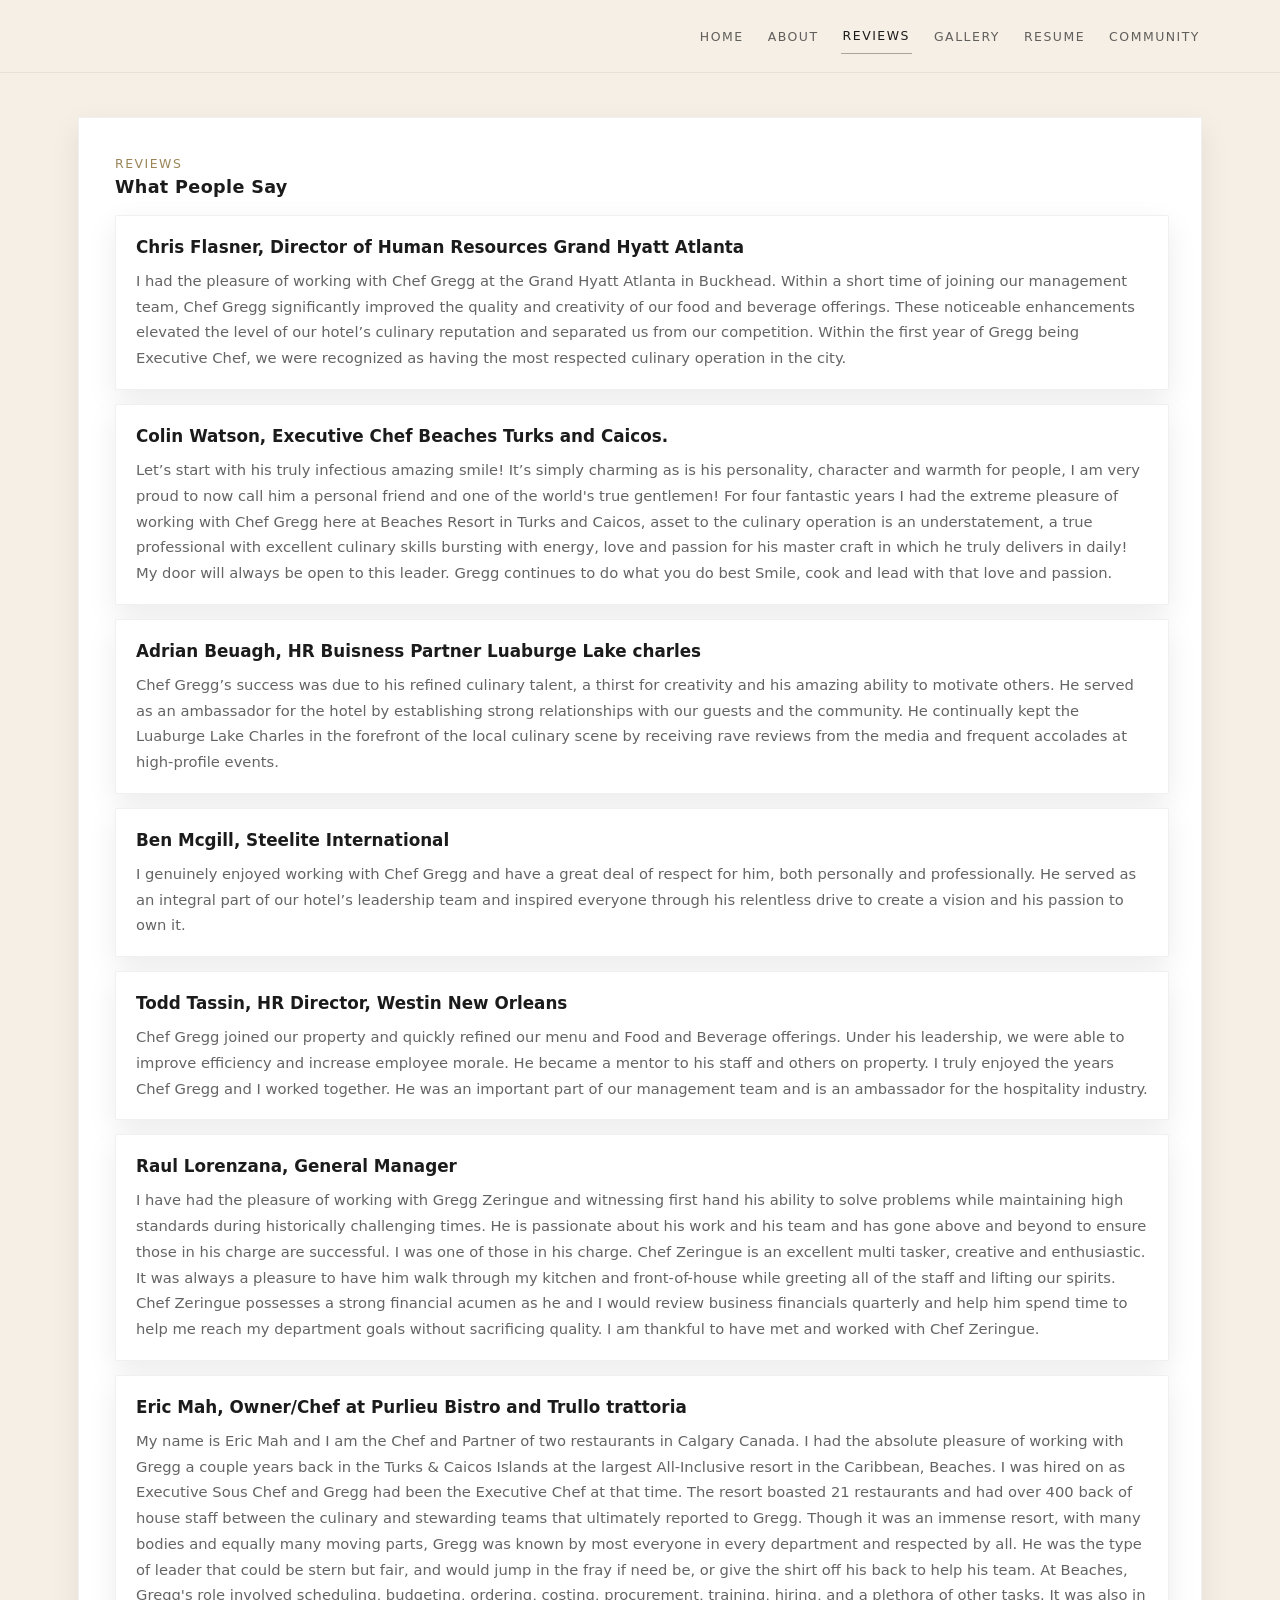
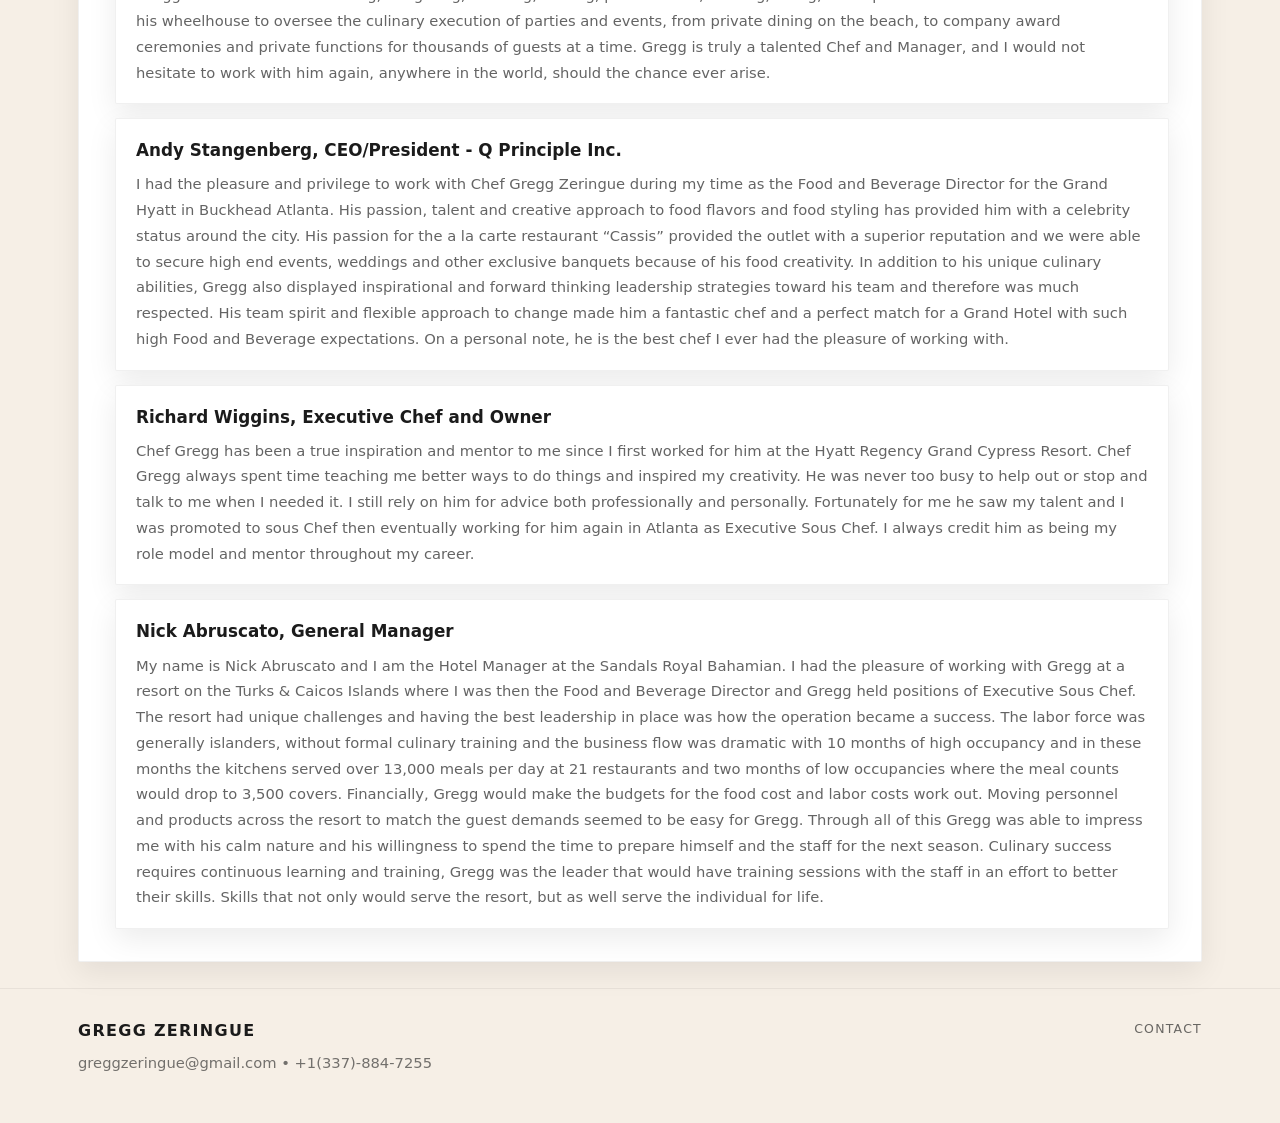
<file: reviews.html>
<!doctype html>
<html lang="en">
<head>
  <meta charset="utf-8" />
  <meta name="viewport" content="width=device-width, initial-scale=1" />
  <title>Gregg Zeringue | Reviews</title>
  <link rel="stylesheet" href="assets/style.css" />
</head>

<body>
  <header class="topbar" role="banner">
    <div class="topbar-inner">
      <a class="brand" href="index.html" aria-label="Home">
        <div class="logo" aria-hidden="true">
         
        </div>
      </a>

      <button class="nav-toggle" type="button" aria-label="Open menu" aria-expanded="false" aria-controls="primaryNav">
        <span></span><span></span><span></span>
      </button>

      <nav id="primaryNav" class="nav" aria-label="Primary">
        <a href="index.html" class="navlink">Home</a>
        <a href="about.html" class="navlink">About</a>
        <a href="reviews.html" class="navlink active" aria-current="page">Reviews</a>
        <a href="gallery.html" class="navlink">Gallery</a>
        <a href="resume.html" class="navlink">Resume</a>
        <a href="community.html" class="navlink">Community</a>

      </nav>
    </div>
  </header>

  <main>
    <section class="feature" aria-label="Reviews content">
      <div class="wrap">
        <div class="card inset">
          <p class="eyebrow">REVIEWS</p>
          <h2 class="feature-title">What People Say</h2>

          <div class="card simple" style="margin-top:14px;">
            <h3>Chris Flasner, Director of Human Resources Grand Hyatt Atlanta</h3>
            <p class="feature-body">I had the pleasure of working with Chef Gregg at the Grand Hyatt Atlanta in
Buckhead. Within a short time of joining our management team, Chef
Gregg significantly improved the quality and creativity of our food and
beverage offerings. These noticeable enhancements elevated the level of
our hotel’s culinary reputation and separated us from our competition.
Within the first year of Gregg being Executive Chef, we were recognized as
having the most respected culinary operation in the city.
</p>
          </div>
          <div class="card simple" style="margin-top:14px;">
            <h3>Colin Watson, Executive Chef Beaches Turks and Caicos.</h3>
            <p class="feature-body">Let’s start with his truly infectious amazing smile! It’s simply charming as is his personality, character and warmth for people, I am very proud to now call him a personal friend and one of the world's true gentlemen!

For four fantastic years I had the extreme pleasure of working with Chef Gregg here at Beaches Resort in Turks and Caicos, asset to the culinary operation is an understatement, a true professional with excellent culinary skills bursting with energy, love and passion for his master craft in which he truly delivers in daily! My door will always be open to this leader.

Gregg continues to do what you do best Smile, cook and lead with that love and passion.
</p>
          </div>

          <div class="card simple" style="margin-top:14px;">
            <h3>Adrian Beuagh, HR Buisness Partner Luaburge Lake charles</h3>
            <p class="feature-body">Chef Gregg’s success was due to his refined culinary talent, a thirst for
creativity and his amazing ability to motivate others. He served as an
ambassador for the hotel by establishing strong relationships with our
guests and the community. He continually kept the Luaburge Lake Charles in
the forefront of the local culinary scene by receiving rave reviews from the
media and frequent accolades at high-profile events.
</p>
          </div>

          <div class="card simple" style="margin-top:14px;">
            <h3>Ben Mcgill, Steelite International</h3>
            <p class="feature-body">I genuinely enjoyed working with Chef Gregg and have a great deal of
respect for him, both personally and professionally. He served as an
integral part of our hotel’s leadership team and inspired everyone through
his relentless drive to create a vision and his passion to own it.
</p>
          </div>

          <div class="card simple" style="margin-top:14px;">
            <h3>Todd Tassin, HR Director, Westin New Orleans</h3>
            <p class="feature-body">Chef Gregg joined our property and quickly refined our menu and Food and Beverage offerings.  Under his leadership, we were able to improve efficiency and increase employee morale. He became a mentor to his staff and others on property.  I truly enjoyed the years Chef Gregg and I worked together.  He was an important part of our management team and is an ambassador for the hospitality industry.
</p>
          </div>

          <div class="card simple" style="margin-top:14px;">
            <h3>Raul Lorenzana, General Manager </h3>
            <p class="feature-body">I have had the pleasure of working with Gregg Zeringue and witnessing first hand his ability to solve problems while maintaining high standards during historically challenging times. He is passionate about his work and his team and has gone above and beyond to ensure those in his charge are successful. I was one of those in his charge. Chef Zeringue is an excellent multi tasker, creative and enthusiastic. It was always a pleasure to have him walk through my kitchen and front-of-house while greeting all of the staff and lifting our spirits. Chef Zeringue possesses a strong financial acumen as he and I would review business financials quarterly and help him spend time to help me reach my department goals without sacrificing quality. I am thankful to have met and worked with Chef Zeringue.
</p>
          </div>

          <div class="card simple" style="margin-top:14px;">
            <h3>Eric Mah, Owner/Chef at Purlieu Bistro and Trullo trattoria</h3>
            <p class="feature-body">My name is Eric Mah and I am the Chef and Partner of two restaurants in Calgary Canada. I had the absolute pleasure of working with Gregg a couple years back in the Turks & Caicos Islands at the largest All-Inclusive resort in the Caribbean, Beaches. I was hired on as Executive Sous Chef and Gregg had been the Executive Chef at that time.

The resort boasted 21 restaurants and had over 400 back of house staff between the culinary and stewarding teams that ultimately reported to Gregg.

Though it was an immense resort, with many bodies and equally many moving parts, Gregg was known by most everyone in every department and respected by all. He was the type of leader that could be stern but fair, and would jump in the fray if need be, or give the shirt off his back to help his team.

At Beaches, Gregg's role involved scheduling, budgeting, ordering, costing, procurement, training, hiring, and a plethora of other tasks. It was also in his wheelhouse to oversee the culinary execution of parties and events, from private dining on the beach, to company award ceremonies and private functions for thousands of guests at a time.

Gregg is truly a talented Chef and Manager, and I would not hesitate to work with him again, anywhere in the world, should the chance ever arise.
</p>
          </div>

          <div class="card simple" style="margin-top:14px;">
            <h3>Andy Stangenberg, CEO/President - Q Principle Inc.</h3>
            <p class="feature-body">I had the pleasure and privilege to work with Chef Gregg Zeringue during my time as the Food and Beverage Director for the Grand Hyatt in Buckhead Atlanta. His passion, talent and creative approach to food flavors and food styling has provided him with a celebrity status around the city. His passion for the a la carte restaurant “Cassis” provided the outlet with a superior reputation and we were able to secure high end events, weddings and other exclusive banquets because of his food creativity.

In addition to his unique culinary abilities, Gregg also displayed inspirational and forward thinking leadership strategies toward his team and therefore was much respected.  His team spirit and flexible approach to change made him a fantastic chef and a perfect match for a Grand Hotel with such high Food and Beverage expectations.

On a personal note, he is the best chef I ever had the pleasure of working with.
</p>
          </div>

          <div class="card simple" style="margin-top:14px;">
            <h3>Richard Wiggins, Executive Chef and Owner </h3>
            <p class="feature-body">Chef Gregg has been a true inspiration and mentor to me since I first worked for him at the Hyatt Regency Grand Cypress Resort.  Chef Gregg always spent time teaching me better ways to do things and inspired my creativity.  He was  never too busy to help out or stop and talk to me when I needed it.  I still rely on him for advice both professionally and personally.   
Fortunately for me he saw my talent and I was promoted to sous Chef then eventually working for him again in Atlanta as Executive Sous Chef.  I always credit him as being my role model and mentor throughout my career.
</p>
          </div>

          <div class="card simple" style="margin-top:14px;">
            <h3>Nick Abruscato, General Manager</h3>
            <p class="feature-body">My name is Nick Abruscato and I am the Hotel Manager at the Sandals Royal Bahamian. I had the pleasure of working with Gregg at a resort on the Turks & Caicos Islands where I was then the Food and Beverage Director and Gregg held positions of Executive Sous Chef.
The resort had unique challenges and having the best leadership in place was how the operation became a success. The labor force was generally islanders, without formal culinary training and the business flow was dramatic with 10 months of high occupancy and in these  months the kitchens served over 13,000 meals per day at 21 restaurants and two months of low occupancies where the meal counts would drop to 3,500 covers. Financially, Gregg would make the budgets for the food cost and labor costs work out. Moving personnel and products across the resort to match the guest demands seemed to be easy for Gregg. Through all of this Gregg was able to impress me with his calm nature and his willingness to spend the time to prepare himself and the staff for the next season. Culinary success requires continuous learning and training, Gregg was the leader that would have training sessions with the staff in an effort to better their skills. Skills that not only would serve the resort, but as well serve the individual for life.
</p>
          </div>
        </div>
      </div>

      
    </section>

    <footer class="footer" role="contentinfo">
      <div class="wrap footer-inner">
        <div class="footer-left">
          <div class="footer-brand">GREGG ZERINGUE</div>
          <div class="footer-muted">greggzeringue@gmail.com • +1(337)-884-7255</div>
        </div>
        <div class="footer-right">
          <a href="#"></a>
          <a href="#"></a>
          <a href="contact.html">Contact</a>
        </div>
      </div>
    </footer>
  </main>

  <script src="assets/app.js"></script>
</body>
</html>
</file>
<file: assets/style.css>
:root{
  --bg: #f6efe6;          /* warm cream like screenshot */
  --ink: #1b1b1b;
  --muted: rgba(27,27,27,0.68);
  --line: rgba(27,27,27,0.14);

  --white: #ffffff;
  --button: #9a8558;      /* “Book a table” gold/brown */
  --button-hover: #8a774f;

  --radius: 2px;          /* screenshot looks fairly square */
  --shadow: 0 10px 30px rgba(0,0,0,0.08);

  --max: 1180px;
}

*{ box-sizing:border-box; }

html, body{
  margin:0;
  padding:0;
}

body{
  font-family: ui-sans-serif, system-ui, -apple-system, Segoe UI, Roboto, Helvetica, Arial;
  color: var(--ink);
  background: var(--bg);
  line-height: 1.55;
}

a{ color: inherit; text-decoration:none; }

.wrap{
  max-width: var(--max);
  margin: 0 auto;
  padding: 0 28px;
}

/* ===== NAV ===== */
.topbar{
  position: sticky;
  top: 0;
  z-index: 50;
  background: var(--bg);
  border-bottom: 1px solid rgba(0,0,0,0.06);
}

.topbar-inner{
  max-width: var(--max);
  margin: 0 auto;
  padding: 18px 28px;
  display:flex;
  align-items:center;
  justify-content:space-between;
  gap: 18px;
}

.brand{
  display:flex;
  align-items:center;
  gap: 12px;
  min-width: 150px;
}

.logo{
  display:flex;
  align-items:center;
  gap: 10px;
}
.logo-mark{
  width: 88px;
  height: 26px;
  border: 1px solid var(--line);
  background: rgba(255,255,255,0.55);
  display:flex;
  align-items:center;
  justify-content:center;
  font-weight: 700;
  letter-spacing: 0.18em;
  font-size: 0.72rem;
}

.nav{
  display:flex;
  align-items:center;
  gap: 20px;
}

.navlink{
  text-transform: uppercase;
  letter-spacing: 0.12em;
  font-size: 0.78rem;
  color: var(--muted);
  padding: 8px 2px;
}
.navlink:hover{ color: var(--ink); }

.navlink.active{
  color: var(--ink);
}

/* Book button */
.btn{
  display:inline-flex;
  align-items:center;
  justify-content:center;
  padding: 10px 14px;
  border-radius: 4px;
  font-size: 0.78rem;
  letter-spacing: 0.10em;
  text-transform: uppercase;
  white-space: nowrap;
}

.btn.book{
  background: var(--button);
  color: #fff;
}
.btn.book:hover{ background: var(--button-hover); }

/* Mobile menu button */
.nav-toggle{
  display:none;
  width: 42px;
  height: 38px;
  border: 1px solid var(--line);
  background: rgba(255,255,255,0.35);
  border-radius: 6px;
  cursor:pointer;
}
.nav-toggle span{
  display:block;
  height: 2px;
  width: 18px;
  background: rgba(0,0,0,0.65);
  margin: 4px auto;
}

/* ===== HERO ===== */
.hero{
  width: 100%;
}

.hero-media{
  width: 100%;
  height: min(420px, 5vw);
  background:
    linear-gradient(0deg, rgba(0,0,0,0.22), rgba(0,0,0,0.22)),
    radial-gradient(circle at 30% 30%, rgba(255,255,255,0.25), rgba(0,0,0,0) 55%),
    #bdbdbd; /* placeholder */
  position: relative;
  overflow:hidden;
}

.hero-overlay{
  position:absolute;
  inset: 0;
  display:flex;
  align-items:center;
  justify-content:center;
  padding: 24px;
  text-align:center;
}

.hero-title{
  margin: 0;
  color: rgba(255,255,255,0.92);
  font-weight: 500;
  letter-spacing: 0.18em;
  text-transform: uppercase;
  font-size: clamp(1.05rem, 2.2vw, 1.55rem);
}

/* ===== FEATURE SECTION ===== */
.feature{
  padding: 44px 0 26px;
}

.feature-inner{
  display:grid;
  grid-template-columns: 480px 1fr;
  gap: 34px;
  align-items: stretch;
  justify-content:center;
}

.card{
  background: var(--white);
  border: 1px solid rgba(0,0,0,0.06);
  box-shadow: var(--shadow);
  border-radius: var(--radius);
}

.feature-text{
  padding: 22px 22px;
  display:flex;
  flex-direction:column;
  gap: 12px;
  min-height: 320px;
}

.eyebrow{
  margin: 0;
  text-transform: uppercase;
  letter-spacing: 0.12em;
  font-size: 0.78rem;
  color: var(--button);
}

.feature-title{
  margin: 0;
  font-size: 1.1rem;
  letter-spacing: 0.02em;
}

.feature-body{
  margin: 0;
  font-size: 0.92rem;
  color: rgba(27,27,27,0.70);
  line-height: 1.75;
}

/* image panel */
.feature-image{
  overflow:hidden;
  min-height: 320px;
}

.img-placeholder{
  width: 100%;
  height: 100%;
  background:
    linear-gradient(135deg, rgba(0,0,0,0.06), rgba(0,0,0,0.02));
  display:flex;
  align-items:center;
  justify-content:center;
  text-align:center;
  padding: 18px;
  color: rgba(27,27,27,0.65);
}
.img-placeholder strong{
  display:block;
  letter-spacing: 0.10em;
}
.img-placeholder small{
  display:block;
  margin-top: 6px;
  color: rgba(27,27,27,0.55);
}

/* ===== EXTRA ===== */
.spacer{
  padding: 10px 0 50px;
}
.simple{
  padding: 18px 20px;
}
.simple h3{ margin: 0 0 8px; font-size: 1.05rem; }
.simple p{ margin: 0; color: rgba(27,27,27,0.68); }

/* ===== FOOTER ===== */
.footer{
  padding: 30px 0 48px;
  border-top: 1px solid rgba(0,0,0,0.06);
}
.footer-inner{
  display:flex;
  justify-content:space-between;
  gap: 18px;
  flex-wrap: wrap;
  align-items:flex-start;
}
.footer-brand{
  font-weight: 700;
  letter-spacing: 0.08em;
  text-transform: uppercase;
}
.footer-muted{
  margin-top: 8px;
  color: rgba(27,27,27,0.60);
  font-size: 0.92rem;
}
.footer-right{
  display:flex;
  gap: 14px;
  flex-wrap: wrap;
}
.footer-right a{
  color: rgba(27,27,27,0.65);
  text-transform: uppercase;
  letter-spacing: 0.10em;
  font-size: 0.78rem;
}
.footer-right a:hover{ color: var(--ink); }

/* ===== RESPONSIVE ===== */
@media (max-width: 980px){
  .feature-inner{
    grid-template-columns: 1fr;
    gap: 16px;
  }
  .feature-text{
    min-height: unset;
  }
  .feature-img{
  width: 100%;
  height: 100%;
  display: block;
  object-fit: cover;
}

}

@media (max-width: 860px){
  .nav-toggle{ display:block; }
  .nav{
    position: absolute;
    right: 18px;
    top: 68px;
    background: var(--bg);
    border: 1px solid rgba(0,0,0,0.10);
    border-radius: 10px;
    padding: 10px;
    box-shadow: var(--shadow);
    display:none;
    flex-direction:column;
    align-items:stretch;
    gap: 10px;
    min-width: 220px;
  }
  .nav.open{ display:flex; }
  .navlink{ padding: 10px 10px; }
  .btn.book{ text-align:center; }
}

/* ===== Active tab for multi-page ===== */
.navlink.active{
  color: var(--ink);
}

/* Optional: give active link a subtle underline (comment out if you don't want it) */
.navlink.active{
  border-bottom: 1px solid rgba(27,27,27,0.35);
}

/* ===== Image helpers (if you use <img> tags) ===== */
.img-fill{
  width: 100%;
  height: 100%;
  display: block;
  object-fit: cover;
}

/* ===== Masonry Gallery ===== */

.masonry-block{
  margin-top: 18px;
}

.masonry-title{
  margin: 0;
  font-size: 1.02rem;
  letter-spacing: 0.08em;
  text-transform: uppercase;
  color: var(--ink);
}

.masonry-subtitle{
  margin: 8px 0 16px;
  color: var(--muted);
  font-size: 0.95rem;
  line-height: 1.7;
  max-width: 80ch;
}

.masonry-divider{
  border: none;
  border-top: 1px solid rgba(0,0,0,0.10);
  margin: 26px 0;
}

.masonry{
  column-gap: 14px;
}

.masonry-3{
  columns: 3;
}

.masonry-item{
  break-inside: avoid;
  margin: 0 0 14px;
  border-radius: var(--radius);
  overflow: hidden;
  border: 1px solid rgba(0,0,0,0.06);
  background: #f0f0f0;
  box-shadow: var(--shadow);
}

.masonry-item img{
  width: 100%;
  height: auto;
  display: block;
  transition: transform 0.35s ease;
}

.masonry-item:hover img{
  transform: scale(1.04);
}

@media (max-width: 1024px){
  .masonry-3{ columns: 2; }
}

@media (max-width: 640px){
  .masonry-3{ columns: 1; }
}






/* ===== Top Collage Row (3 across) ===== */

.collage-row{
  margin-top: 18px;
  display: grid;
  grid-template-columns: repeat(3, 1fr);
  gap: 14px;
}

.collage-card{
  position: relative;
  display: block;
  overflow: hidden;
  border-radius: var(--radius);
  border: 1px solid rgba(0,0,0,0.06);
  background: #f0f0f0;
  box-shadow: var(--shadow);
  aspect-ratio: 4 / 3; /* makes all 3 equal size */
}

.collage-card img{
  width: 100%;
  height: 100%;
  object-fit: cover;
  display: block;
  transition: transform 0.45s ease;
}

/* subtle premium overlay like your hero */
.collage-overlay{
  position: absolute;
  inset: 0;
  background: linear-gradient(0deg, rgba(0,0,0,0.30), rgba(0,0,0,0.05));
  opacity: 0.95;
  display: flex;
  align-items: flex-end;
  padding: 14px;
}

.collage-label{
  color: rgba(255,255,255,0.92);
  text-transform: uppercase;
  letter-spacing: 0.12em;
  font-size: 0.78rem;
  background: rgba(0,0,0,0.22);
  border: 1px solid rgba(255,255,255,0.18);
  padding: 8px 10px;
  border-radius: 999px;
}

/* hover */
.collage-card:hover img{
  transform: scale(1.05);
}

/* Responsive */
@media (max-width: 1024px){
  .collage-row{
    grid-template-columns: repeat(2, 1fr);
  }
  .collage-card{
    aspect-ratio: 16 / 11;
  }
}

@media (max-width: 640px){
  .collage-row{
    grid-template-columns: 1fr;
  }
  .collage-card{
    aspect-ratio: 16 / 10;
  }
}



/* ===== Lightbox ===== */

.lightbox[hidden]{
  display: none;
}

.lightbox{
  position: fixed;
  inset: 0;
  z-index: 9999;
}

.lightbox-backdrop{
  position: absolute;
  inset: 0;
  background: rgba(0,0,0,0.72);
}

.lightbox-dialog{
  position: relative;
  width: min(1100px, calc(100% - 32px));
  height: min(84vh, 780px);
  margin: 6vh auto 0;
  display: grid;
  place-items: center;
  background: rgba(255,255,255,0.06);
  border: 1px solid rgba(255,255,255,0.18);
  border-radius: 14px;
  box-shadow: 0 22px 80px rgba(0,0,0,0.45);
  overflow: hidden;
  backdrop-filter: blur(10px);
}

.lightbox-img{
  max-width: 100%;
  max-height: 100%;
  width: auto;
  height: auto;
  object-fit: contain;
  display: block;
  padding: 50px 64px 46px; /* space for buttons + caption */
}

.lightbox-caption{
  position: absolute;
  left: 14px;
  right: 14px;
  bottom: 10px;
  text-align: center;
  color: rgba(255,255,255,0.88);
  font-size: 0.95rem;
  letter-spacing: 0.04em;
}

.lightbox-close{
  position: absolute;
  top: 10px;
  right: 10px;
  width: 42px;
  height: 42px;
  border-radius: 10px;
  border: 1px solid rgba(255,255,255,0.22);
  background: rgba(0,0,0,0.25);
  color: rgba(255,255,255,0.92);
  cursor: pointer;
}

.lightbox-close:hover{
  background: rgba(0,0,0,0.35);
}

.lightbox-nav{
  position: absolute;
  top: 50%;
  transform: translateY(-50%);
  width: 44px;
  height: 64px;
  border-radius: 12px;
  border: 1px solid rgba(255,255,255,0.22);
  background: rgba(0,0,0,0.25);
  color: rgba(255,255,255,0.92);
  cursor: pointer;
  font-size: 2rem;
  line-height: 1;
  display: grid;
  place-items: center;
}

.lightbox-nav:hover{
  background: rgba(0,0,0,0.35);
}

.lightbox-nav.prev{ left: 10px; }
.lightbox-nav.next{ right: 10px; }

@media (max-width: 640px){
  .lightbox-img{
    padding: 52px 48px 52px;
  }
  .lightbox-nav{
    width: 40px;
    height: 56px;
  }
}


.card.inset{
  padding: 36px 32px 32px 36px;
}


/* ===== Contact Page ===== */

.contact-layout{
  display: grid;
  grid-template-columns: 1.2fr 1fr;
  gap: 26px;
  align-items: stretch;
  margin-top: 8px;
}

.contact-image{
  overflow: hidden;
  border-radius: var(--radius);
  border: 1px solid rgba(0,0,0,0.06);
  box-shadow: var(--shadow);
  min-height: 360px;
}

.contact-img{
  width: 100%;
  height: 100%;
  display: block;
  object-fit: cover;
}

.contact-content{
  padding: 6px 4px;
}

.fake-form{
  margin-top: 18px;
}

.fake-row{
  margin-top: 16px;
}

.fake-row.two-col{
  display: grid;
  grid-template-columns: 1fr 1fr;
  gap: 22px;
}

.fake-label{
  font-size: 0.9rem;
  color: rgba(27,27,27,0.70);
  letter-spacing: 0.02em;
  margin-bottom: 8px;
}

.fake-line{
  height: 1px;
  background: rgba(0,0,0,0.22);
  margin-bottom: 8px;
}

.fake-line.tall{
  height: 1px;
  margin-top: 28px;
  margin-bottom: 8px;
}

.fake-value{
  font-size: 0.95rem;
  color: rgba(27,27,27,0.60);
}

.fake-actions{
  display: flex;
  align-items: center;
  gap: 14px;
  margin-top: 20px;
}

.btn.fake-btn{
  background: var(--button);
  color: #fff;
  padding: 10px 14px;
  border-radius: 4px;
  text-transform: uppercase;
  letter-spacing: 0.10em;
  font-size: 0.78rem;
}

.fake-note{
  color: rgba(27,27,27,0.55);
  font-size: 0.9rem;
}

/* Responsive */
@media (max-width: 980px){
  .contact-layout{
    grid-template-columns: 1fr;
  }
  .contact-image{
    min-height: 260px;
  }
  .fake-row.two-col{
    grid-template-columns: 1fr;
    gap: 16px;
  }
}


/* ===== Resume PDF Embed ===== */
.resume-actions{
  margin-top: 14px;
  display: flex;
  gap: 14px;
  flex-wrap: wrap;
  align-items: center;
}

.resume-link{
  color: rgba(27,27,27,0.65);
  text-transform: uppercase;
  letter-spacing: 0.10em;
  font-size: 0.78rem;
}

.resume-link:hover{
  color: var(--ink);
}

.resume-embed{
  margin-top: 18px;
  border: 1px solid rgba(0,0,0,0.10);
  border-radius: var(--radius);
  overflow: hidden;
  box-shadow: var(--shadow);
  background: #fff;
}

.resume-embed iframe{
  width: 100%;
  height: 900px;
  border: 0;
  display: block;
}

.resume-fallback{
  margin-top: 12px;
  color: rgba(27,27,27,0.55);
  font-size: 0.92rem;
}

@media (max-width: 640px){
  .resume-embed iframe{
    height: 720px;
  }
}




/* ===== About Video ===== */

.video-card{
  margin-top: 20px;
  padding: 0;
  overflow: hidden;
}

.video-wrapper{
  position: relative;
  aspect-ratio: 16 / 9;
  background: #000;
}

.video-poster,
.video-element{
  width: 100%;
  height: 100%;
  object-fit: cover;
  display: block;
}

.video-element{
  display: none;
}

.video-play{
  position: absolute;
  inset: 0;
  margin: auto;
  width: 64px;
  height: 64px;
  border-radius: 50%;
  border: 1px solid rgba(255,255,255,0.6);
  background: rgba(0,0,0,0.45);
  color: #fff;
  font-size: 1.4rem;
  cursor: pointer;
  display: grid;
  place-items: center;
  transition: transform 0.2s ease, background 0.2s ease;
}

.video-play:hover{
  transform: scale(1.05);
  background: rgba(0,0,0,0.6);
}
</file>
